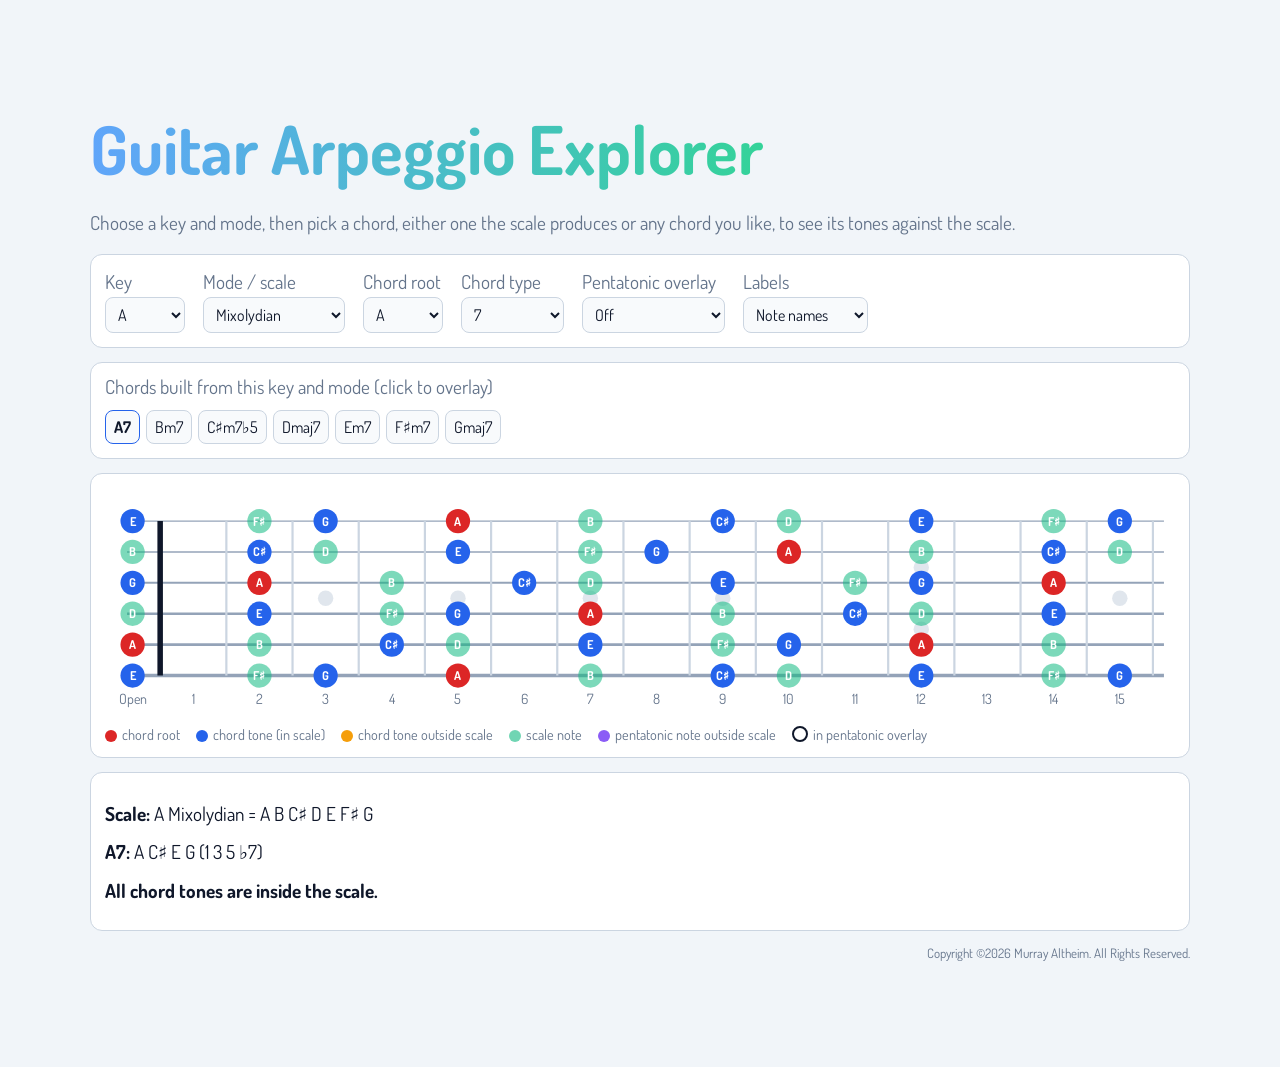
<file: arpeggio/index.html>
<!DOCTYPE html>
<html lang="en">
<head>
  <meta charset="utf-8">
  <meta name="viewport" content="width=device-width, initial-scale=1, viewport-fit=cover">
  <title>Guitar Arpeggio Explorer</title>
  <style>
    @import url('https://fonts.googleapis.com/css2?family=Dosis:wght@200..800&display=swap');
    :root{--bg:#f1f5f9;--panel:#fff;--text:#0f172a;--mute:#64748b;--line:#cbd5e1;--string:#94a3b8;--chord:#2563eb;--root:#dc2626;--scale:#10b981;--out:#f59e0b;--blue:#8b5cf6;--ring:#0f172a;--field:#f8fafc;
    box-sizing:border-box;padding-top:env(safe-area-inset-top,0px);padding-bottom:env(safe-area-inset-bottom,0px)}
    @media (prefers-color-scheme:dark){:root:not([data-theme="light"]){--bg:#0f172a;--panel:#1e293b;--text:#f8fafc;--mute:#94a3b8;--line:#475569;--string:#94a3b8;--ring:#f8fafc;--field:#0f172a;color-scheme:dark}}
    :root[data-theme="dark"]{--bg:#0f172a;--panel:#1e293b;--text:#f8fafc;--mute:#94a3b8;--line:#475569;--string:#94a3b8;--ring:#f8fafc;--field:#0f172a;color-scheme:dark}
    html{
      scroll-padding-top:env(safe-area-inset-top,0px)
    }
    body{
      margin:0; padding:16px;
      background:var(--bg);
      color:var(--text);
      font-family: "Dosis", sans-serif; system-ui,-apple-system,"Segoe UI",Roboto,sans-serif;
      font-size: 140%;
    }
    .wrap{
      max-width:1100px;
      margin: 4em auto;
    }
    h1{
      font-size: 300%;
      font-weight:700;margin:0 0 4px;width:fit-content;max-width:100%;
      background:linear-gradient(to right,#60a5fa,#34d399);-webkit-background-clip:text;
      background-clip:text;color:transparent;-webkit-text-fill-color:transparent
    }
    .sub{
      margin: 1em 0;
      color:var(--mute);
      font-size:1.2rem;
    }
    .panel{
      background:var(--panel);border:1px solid var(--line);border-radius:12px;padding:14px;margin-bottom:14px
    }
    .controls{
      display:flex;flex-wrap:wrap;gap:12px 18px;align-items:flex-end;
    }
    label{
      display:flex;flex-direction:column;
      font-size:1.2rem;
      color:var(--mute);gap:3px
    }
    select, button {
      font: inherit;
      font-size: 1.0rem;
      padding:6px 8px;border-radius:8px;border:1px solid var(--line);background:var(--field);color:var(--text)
    }
    button{cursor:pointer}button:hover{border-color:var(--chord)}
    .row{
      display:flex;gap:6px;align-items:center;flex-wrap:wrap
    }
    .scroll{
      overflow-x:auto
    }
    svg{
      display:block;min-width:760px;width:100%;height:auto;
    }
    .fl{
      stroke:var(--line);stroke-width:2}.st{stroke:var(--string)}.nut{stroke:var(--text);stroke-width:5
    }
    .mk{
      fill:var(--line);
      opacity:.6}.fn{fill:var(--mute);
      font-size: 0.8rem;
      text-anchor: middle;
    }
    .nt{
      font-size:11px;
      font-weight:700;text-anchor:middle;fill:#fff;pointer-events:none
    }
    .legend{display:flex;flex-wrap:wrap;gap:6px 16px;
      font-size:0.9rem;
      color:var(--mute);margin-top:8px;
    }
    .dot{display:inline-block;width:12px;height:12px;border-radius:50%;margin-right:5px;vertical-align:-2px}
    #info p{
      margin: 0.7em 0;
      font-size:1.2rem;
    }
    .copyright { 
      color:var(--mute);
      font-size: small; text-align: right; 
    }
  </style>
</head>
<body>
<div class="wrap">
<h1>Guitar Arpeggio Explorer</h1>
<p class="sub">
  Choose a key and mode, then pick a chord, either one the scale produces or any chord you like, to see its tones against the scale.
</p>
<div class="panel controls">
  <label>Key <select id="key"></select></label>
  <label>Mode / scale <select id="scale"></select></label>
  <label>Chord root <select id="croot"></select></label>
  <label>Chord type <select id="cq"></select></label>
  <label>Pentatonic overlay <select id="pent">
    <option value="">Off</option>
    <option value="m:key">Minor, key root</option>
    <option value="M:key">Major, key root</option>
    <option value="m:chord">Minor, chord root</option>
    <option value="M:chord">Major, chord root</option></select></label>
  <label>Labels <select id="lab"><option value="n">Note names</option><option value="d">Chord degrees</option></select></label>
</div>
<div class="panel" style="padding-top: 0.5em">
  <label>Chords built from this key and mode (click to overlay)<span class="row" id="dia" style="margin-top:0.4em"></span></label>
</div>

<div class="panel">
  <div class="scroll"><div id="board"></div></div>
  <div class="legend">
    <span><i class="dot" style="background:var(--root)"></i>chord root</span>
    <span><i class="dot" style="background:var(--chord)"></i>chord tone (in scale)</span>
    <span><i class="dot" style="background:var(--out)"></i>chord tone outside scale</span>
    <span><i class="dot" style="background:var(--scale);opacity:.6"></i>scale note</span>
    <span><i class="dot" style="background:var(--blue)"></i>pentatonic note outside scale</span>
    <span><i class="dot" style="border:2px solid var(--ring)"></i>in pentatonic overlay</span>
  </div>
</div>

<div class="panel" id="info"></div>
<p class="copyright">Copyright &copy;2026 Murray Altheim. All Rights Reserved.</p>
</div>

<script>
const SH=['C','C♯','D','D♯','E','F','F♯','G','G♯','A','A♯','B'];
const FL=['C','D♭','D','E♭','E','F','G♭','G','A♭','A','B♭','B'];
const SCALES={Ionian:[0,2,4,5,7,9,11],Dorian:[0,2,3,5,7,9,10],Phrygian:[0,1,3,5,7,8,10],Lydian:[0,2,4,6,7,9,11],Mixolydian:[0,2,4,5,7,9,10],Aeolian:[0,2,3,5,7,8,10],Locrian:[0,1,3,5,6,8,10],'Pentatonic Major':[0,2,4,7,9],'Pentatonic Minor':[0,3,5,7,10],'Harmonic Major':[0,2,4,5,7,8,11],'Harmonic Minor':[0,2,3,5,7,8,11]};
const CH={
  '':{n:'(no chord)',iv:[],dg:[]},
  '7':{n:'7',iv:[0,4,7,10],dg:['1','3','5','♭7']},
  'maj7':{n:'maj7',iv:[0,4,7,11],dg:['1','3','5','7']},
  'm7':{n:'m7',iv:[0,3,7,10],dg:['1','♭3','5','♭7']},
  'maj':{n:'major',iv:[0,4,7],dg:['1','3','5']},
  'm':{n:'minor',iv:[0,3,7],dg:['1','♭3','5']},
  'm7b5':{n:'m7♭5',iv:[0,3,6,10],dg:['1','♭3','♭5','♭7']},
  'dim7':{n:'dim7',iv:[0,3,6,9],dg:['1','♭3','♭5','𝄫7']},
  'sus4':{n:'sus4',iv:[0,5,7],dg:['1','4','5']},
  'mMaj7':{n:'m(maj7)',iv:[0,3,7,11],dg:['1','♭3','5','7']},
  'maj7#5':{n:'maj7♯5',iv:[0,4,8,11],dg:['1','3','♯5','7']}
};
const PENT={m:[0,3,5,7,10],M:[0,2,4,7,9]};
const OPEN=[4,11,7,2,9,4]; // high E on top
const FRETS=15,$=id=>document.getElementById(id);
const rootSel=[...SH].map((n,i)=>`<option value="${i}">${n==='C♯'?'C♯/D♭':n==='D♯'?'D♯/E♭':n==='F♯'?'F♯/G♭':n==='G♯'?'G♯/A♭':n==='A♯'?'A♯/B♭':n}</option>`).join('');
$('key').innerHTML=rootSel;$('croot').innerHTML=rootSel;
$('scale').innerHTML=Object.keys(SCALES).map(s=>`<option>${s}</option>`).join('');
$('cq').innerHTML=Object.keys(CH).map(k=>`<option value="${k}">${CH[k].n}</option>`).join('');
$('key').value=9;$('scale').value='Mixolydian';$('croot').value=9;$('cq').value='7';

function render(){
  const key=+$('key').value,scale=SCALES[$('scale').value],cr=+$('croot').value,ch=CH[$('cq').value];
  const names=[1,3,5,8,10].includes(key)?FL:SH;
  const sc=new Set(scale.map(i=>(key+i)%12));
  const cMap=new Map(ch.iv.map((i,k)=>[(cr+i)%12,ch.dg[k]]));
  const pv=$('pent').value;let pc=new Set();
  if(pv){const[t,r]=pv.split(':');const pr=r==='key'?key:cr;pc=new Set(PENT[t].map(i=>(pr+i)%12));}
  const deg=$('lab').value==='d';
  const sp=60,nx=50,top=30,ss=28,H=top+5*ss+38,W=nx+FRETS*sp+20;
  let s=`<svg viewBox="0 0 ${W} ${H}" xmlns="http://www.w3.org/2000/svg">`;
  [3,5,7,9,15].forEach(f=>s+=`<circle class="mk" cx="${nx+f*sp-sp/2}" cy="${top+2.5*ss}" r="7"/>`);
  s+=`<circle class="mk" cx="${nx+12*sp-sp/2}" cy="${top+1.5*ss}" r="7"/><circle class="mk" cx="${nx+12*sp-sp/2}" cy="${top+3.5*ss}" r="7"/>`;
  for(let i=0;i<6;i++)s+=`<line class="st" x1="20" x2="${W-10}" y1="${top+i*ss}" y2="${top+i*ss}" style="stroke-width:${1+i*.4}"/>`;
  s+=`<line class="nut" x1="${nx}" x2="${nx}" y1="${top}" y2="${top+5*ss}"/>`;
  for(let f=1;f<=FRETS;f++){const x=nx+f*sp;s+=`<line class="fl" x1="${x}" x2="${x}" y1="${top}" y2="${top+5*ss}"/><text class="fn" x="${x-sp/2}" y="${H-12}">${f}</text>`;}
  s+=`<text class="fn" x="25" y="${H-12}">Open</text>`;
  for(let i=0;i<6;i++)for(let f=0;f<=FRETS;f++){
    const p=(OPEN[i]+f)%12,x=f?nx+f*sp-sp/2:25,y=top+i*ss;
    const inC=cMap.has(p),inS=sc.has(p),inP=pc.has(p);
    let fill=null,op=1;
    if(inC&&p===cr)fill='var(--root)';
    else if(inC&&inS)fill='var(--chord)';
    else if(inC)fill='var(--out)';
    else if(inS){fill='var(--scale)';op=.55;}
    else if(inP)fill='var(--blue)';
    if(!fill&&!inP)continue;
    const ring=inP?'stroke="var(--ring)" stroke-width="2.5"':'stroke="none"';
    s+=`<circle cx="${x}" cy="${y}" r="11" fill="${fill||'none'}" opacity="${fill?op:1}" ${ring}/>`;
    if(fill)s+=`<text class="nt" x="${x}" y="${y+4}">${deg&&inC?cMap.get(p):names[p]}</text>`;
  }
  $('board').innerHTML=s+'</svg>';buildDia();

  const list=a=>a.map(p=>names[p]).join(' ');
  const key_=names[key]+' '+$('scale').value;
  let h=`<p><b>Scale:</b> ${key_} = ${list([...scale.map(i=>(key+i)%12)])}</p>`;
  if(ch.iv.length){
    const cn=names[cr]+(ch.n==='major'?'':ch.n==='minor'?'m':ch.n);
    const tones=ch.iv.map(i=>(cr+i)%12),out=tones.filter(p=>!sc.has(p));
    h+=`<p><b>${cn}:</b> ${list(tones)} (${ch.dg.join(' ')})</p>`;
    h+=out.length?`<p style="color:var(--out)"><b>Outside the scale:</b> ${list(out)}. This is the note that makes the change interesting; look for the half-step move into or out of it.</p>`
      :`<p><b>All chord tones are inside the scale.</b></p>`;
  }
  $('info').innerHTML=h;
}
['key','scale','croot','cq','pent','lab'].forEach(id=>$(id).onchange=render);
function buildDia(){
  const key=+$('key').value,sc=SCALES[$('scale').value],names=[1,3,5,8,10].includes(key)?FL:SH;
  const cr=+$('croot').value,cq=$('cq').value,box=$('dia');box.innerHTML='';
  if(sc.length!==7){box.innerHTML='<span style="color:var(--mute);font-size:.85rem">Chords are stacked from 7-note scales. Pick a mode or a harmonic scale, or choose any chord above.</span>';return;}
  sc.forEach((r,i)=>{
    const iv=[0,2,4,6].map(k=>(sc[(i+k)%7]-r+12)%12);
    const q=Object.keys(CH).find(k=>k&&CH[k].iv.length===4&&CH[k].iv.every((v,j)=>v===iv[j]));
    if(!q)return;
    const root=(key+r)%12,b=document.createElement('button');
    b.textContent=names[root]+q.replace('b5','♭5').replace('#5','♯5');
    if(root===cr&&q===cq){b.style.borderColor='var(--chord)';b.style.fontWeight='700';}
    b.onclick=()=>{$('croot').value=root;$('cq').value=q;render();};
    box.appendChild(b);
  });
}
render();
</script>
</body>
</html>
</file>
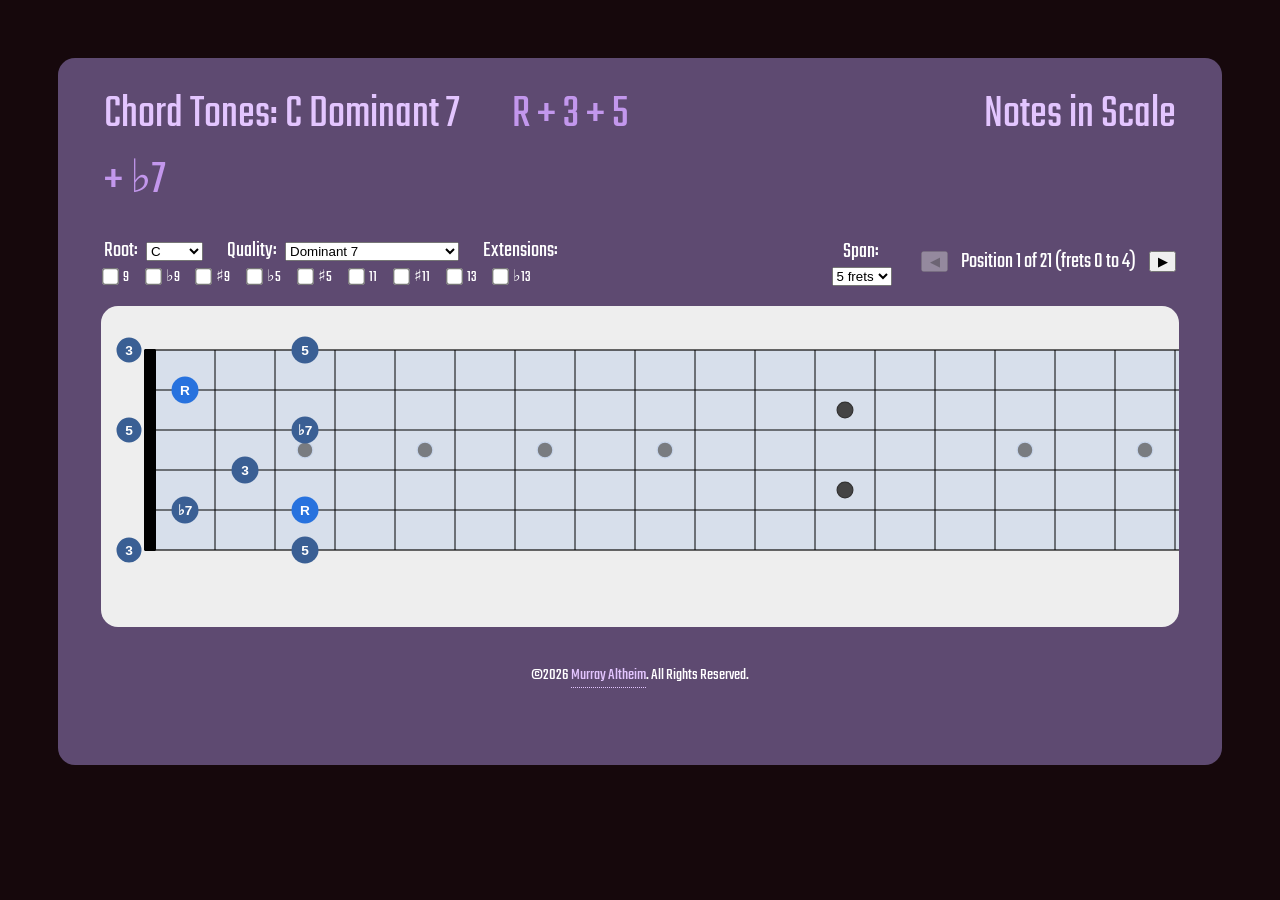
<file: chordtones/index.html>
<!DOCTYPE html>
<html lang="en">
<head>
  <meta http-equiv="content-type" content="text/html; charset=UTF-8">
  <title>Chord Tones</title>
  <link rel="stylesheet" type="text/css" href="../fretboard/style/fretboard.css" />
  <script src="../fretboard/script/jquery-1.12.4.min.js"></script>
  <script src="./script/chord.js"></script>
  <style>
    #extlist label {
      font-size: 110%; white-space: nowrap; margin-right: 0.8em;
    }
    #extlist input[type=checkbox] {
      transform: scale(1.3); margin: 0 0.3em 0 0; vertical-align: middle;
    }
    #extlist label:has(input:disabled) { opacity: 0.35; }
    #chordformula {
      color: #c397ed; font-size: 100%; margin: 0 0 0 1em;
    }
    .position {
      display: flex; align-items: center; justify-content: flex-end; gap: 0.6em;
      color: white; font-size: 150%;
    }
    .position button { font-size: 60%; padding: 0.1em 0.5em; }
    #positionlabel { white-space: nowrap; }
    div.svg {
      margin: 1em auto ;
      padding: 1em 1em 0em 1em;
      background-color: #eeeeee ;
      transform: scale(1.0, 1.0);
    }
    #svg2 tspan {
      font-size: 0.95em;
    }
  </style>
</head>
<body>
<div id="wrapper">
<table id="thead" summary="formatting">
  <tbody><tr>
    <td width="50%" align="left">
      <h1>Chord Tones: <span id="chordtitle"></span>&nbsp;<span id="chordformula"></span></h1>
    </td>
    <td width="50%" valign="top" align="right">
      <h1 id="xlink"><a href="../fretboard/">Notes in Scale</a></h1>
    </td>
  </tr>
</tbody></table>
<div class="action">
  <table summary="formatting" border="0">
    <tbody><tr>
      <td align="left">
        <label for="rootselect">Root:</label>&nbsp;
        <select id="rootselect"></select>
        <label for="qualityselect" style="padding-left:1em">Quality:</label>&nbsp;
        <select id="qualityselect"></select>
        <label style="padding-left:1em">Extensions:</label>&nbsp;
        <span id="extlist"></span>
      </td>
      <td align="right">
        <label for="spanselect" style="padding-left:1em; padding-right:0.5em; margin-right:0em;">Span:</label>&nbsp;
        <select id="spanselect"></select>
      </td>
      <td align="right" width="20%">
        <div class="position">
          <button id="prev" style="margin-left:2em" aria-label="previous position">◀</button>
          <span id="positionlabel"></span>
          <button id="next" aria-label="next position">▶</button>
        </div>
      </td>
    </tr>
  </tbody></table>
</div>
<div class="svg">
<svg id="svg2" version="1.2" xmlns="http://www.w3.org/2000/svg" width="1570" height="300">
  <defs id="defs4"></defs>
</svg>
</div>
<p id="footer_copyright">©2026 <a target="_blank" href="http://altheim.com/murray/">Murray Altheim</a>. All Rights Reserved.</p>
</div>
</body>
</html>
</file>
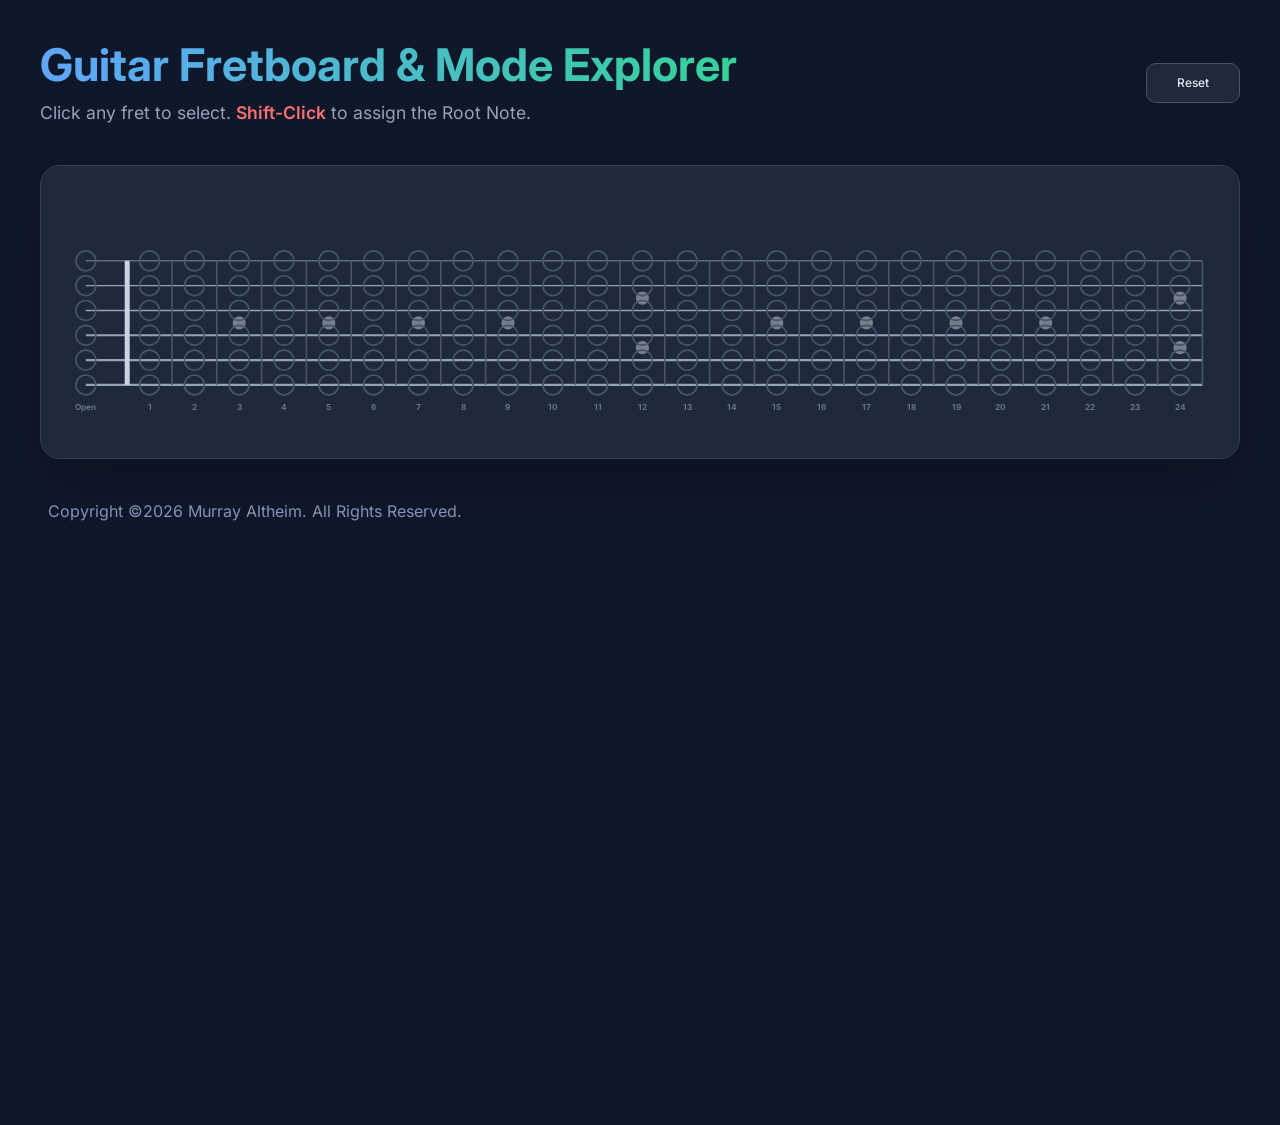
<file: explorer/index.html>
<!DOCTYPE html>
<html lang="en">
<head>
    <meta charset="UTF-8">
    <meta name="viewport" content="width=device-width, initial-scale=1.0">
    <title>Interactive Fretboard & Mode Explorer</title>
    <!-- <script src="https://cdn.tailwindcss.com"></script> -->
    <link rel="stylesheet" href="tailwind-static.css">
    <link href="https://fonts.googleapis.com/css2?family=Inter:wght@400;500;600;700&display=swap" rel="stylesheet">
    <style>
        body {
            font-family: 'Inter', sans-serif;
            background-color: #0f172a; 
            color: #f8fafc; 
            zoom: 125%;
        }
        #fretboard-container {
            width: 100%;
            max-width: 100%;
            box-sizing: border-box;
            overflow-x: hidden; 
        }
        svg.fretboard-svg {
            width: 100%;
            height: auto;
            display: block;
            max-width: 100%;
        }
        #footer {
            margin-left: 0.5em;
            font-size: 80%;
            color: #8b95ba;
        }
        #matches-section {
            zoom: 80%;
        }
        #reset-button {
            font-size: 60%;
        }

        .fret-line { stroke: #475569; stroke-width: 2; }
        .string-line { stroke: #94a3b8; stroke-width: 2; }
        .nut-line { stroke: #cbd5e1; stroke-width: 6; }
        .fret-marker { fill: #e2e8f0; opacity: 0.45; }
        
        .note-circle {
            cursor: pointer;
            transition: all 0.2s ease;
            fill: transparent;
            stroke: #475569;
            stroke-width: 2;
        }
        
        .note-text {
            pointer-events: none;
            user-select: none;
            font-size: 11px;
            font-weight: 700;
            fill: transparent;
            transition: fill 0.2s ease;
        }

        .note-group:hover .note-circle {
            stroke: #94a3b8;
            fill: rgba(148, 163, 184, 0.2);
        }
        .note-group:hover .note-text {
            fill: #94a3b8;
        }

        .note-group.selected .note-circle {
            fill: #3b82f6; 
            stroke: #60a5fa; 
        }
        .note-group.selected .note-text {
            fill: #ffffff;
        }

        .note-group.root .note-circle {
            fill: #ef4444; 
            stroke: #f87171; 
        }
        .note-group.root .note-text {
            fill: #ffffff;
        }

        .note-group.scale-member .note-circle {
            fill: #10b981; 
            stroke: #34d399; 
        }
        .note-group.scale-member .note-text {
            fill: #ffffff;
        }

        .match-badge { transition: all 0.2s ease; }
        .match-badge:hover { transform: translateY(-2px); }
        .match-badge.active-spelling {
            background-color: #10b981;
            color: white;
            border-color: #059669;
        }
        .match-badge.family {
            background-color: rgba(139, 92, 246, 0.18);
            color: #c4b5fd;
            border-color: #8b5cf6;
        }
        .match-badge.sibling {
            background-color: rgba(245, 158, 11, 0.15);
            color: #fcd34d;
            border-color: #f59e0b;
            box-shadow: 0 0 0 1px #f59e0b;
        }
        .match-badge.faded { opacity: 0.35; }
        .match-badge.faded:hover { opacity: 0.7; }
    </style>
</head>
<body class="min-h-screen p-4 md:p-8 flex flex-col items-center">

    <div class="max-w-7xl w-full space-y-8">
        
        <div class="flex flex-col md:flex-row justify-between items-center gap-4 text-center md:text-left">
            <div>
                <h1 class="text-3xl md:text-4xl font-bold bg-clip-text text-transparent bg-gradient-to-r from-blue-400 to-emerald-400">
                    Guitar Fretboard & Mode Explorer
                </h1>
                <p class="text-slate-400 text-sm mt-2">
                    Click any fret to select. <span class="text-red-400 font-semibold">Shift-Click</span> to assign the Root Note.
                </p>
            </div>
            <button id="reset-button" onclick="resetApp()" class="px-6 py-2 bg-slate-800 hover:bg-slate-700 border border-slate-600 rounded-lg font-medium transition-colors text-slate-200 shadow-sm flex items-center gap-2">Reset</button>
        </div>

        <div class="bg-slate-800 p-4 rounded-2xl shadow-2xl border border-slate-700 w-full relative">
            <div id="active-spelling-banner" class="absolute top-4 left-0 w-full text-emerald-400 font-medium text-center transition-opacity duration-300 opacity-0 z-10 drop-shadow-md">
                Active Selection: <span id="active-spelling-name" class="font-bold"></span>
            </div>
            
            <div id="fretboard-container" class="w-full pt-10 pb-4 cursor-crosshair">
                <!-- SVG dynamically injected here -->
            </div>
        </div>

        <div id="matches-section" class="bg-slate-800 rounded-2xl p-6 md:p-8 shadow-xl border border-slate-700 hidden">
            <h2 class="text-xl font-bold mb-6 border-b border-slate-700 pb-2">Matching Scales and Modes</h2>
            <div id="sibling-note" class="hidden mb-6 text-sm text-amber-300 bg-amber-500/10 border border-amber-500/40 rounded-lg px-4 py-2"></div>
            <div id="matches-grid" class="grid grid-cols-1 md:grid-cols-2 lg:grid-cols-3 gap-6">
                <!-- Matches injected here -->
            </div>
        </div>
        <div id="footer">
          Copyright &copy;2026 Murray Altheim. All Rights Reserved.
        </div>
    </div>

    <script>
        var SCALES = {
            "Ionian": { intervals: [0, 2, 4, 5, 7, 9, 11] },
            "Dorian": { intervals: [0, 2, 3, 5, 7, 9, 10] },
            "Phrygian": { intervals: [0, 1, 3, 5, 7, 8, 10] },
            "Lydian": { intervals: [0, 2, 4, 6, 7, 9, 11] },
            "Mixolydian": { intervals: [0, 2, 4, 5, 7, 9, 10] },
            "Aeolian": { intervals: [0, 2, 3, 5, 7, 8, 10] },
            "Locrian": { intervals: [0, 1, 3, 5, 6, 8, 10] },
            "Pentatonic Major": { intervals: [0, 2, 4, 7, 9] },
            "Pentatonic Minor": { intervals: [0, 3, 5, 7, 10] },
            "Harmonic Major": { intervals: [0, 2, 4, 5, 7, 8, 11] },
            "Harmonic Minor": { intervals: [0, 2, 3, 5, 7, 8, 11] }
        };

        var STANDARD_ROOTS = {
            0:  { name: 'C', letterIndex: 0, bias: 'b', label: 'C' },
            1:  { name: 'D♭', letterIndex: 1, bias: 'b', label: 'C♯/D♭' },
            2:  { name: 'D', letterIndex: 1, bias: '#', label: 'D' },
            3:  { name: 'E♭', letterIndex: 2, bias: 'b', label: 'D♯/E♭' },
            4:  { name: 'E', letterIndex: 2, bias: '#', label: 'E' },
            5:  { name: 'F', letterIndex: 3, bias: 'b', label: 'F' },
            6:  { name: 'F♯', letterIndex: 3, bias: '#', label: 'F♯/G♭' },
            7:  { name: 'G', letterIndex: 4, bias: '#', label: 'G' },
            8:  { name: 'A♭', letterIndex: 5, bias: 'b', label: 'G♯/A♭' },
            9:  { name: 'A', letterIndex: 5, bias: '#', label: 'A' },
            10: { name: 'B♭', letterIndex: 6, bias: 'b', label: 'A♯/B♭' },
            11: { name: 'B', letterIndex: 6, bias: '#', label: 'B' }
        };

        var STRINGS_PITCHES = [4, 11, 7, 2, 9, 4]; // E A D G B E

        var selectedPositions = new Set();
        var rootPosition = null;
        var activeMatchId = null;
        var activeRelativeSet = null; // Stores pitch set when a mode is clicked without explicit root

        function renderFretboard() {
            var container = document.getElementById('fretboard-container');
            var totalFrets = 24;
            
            var svgWidth = 1400;
            var svgHeight = 220;
            var openStringX = 30;
            var nutX = 80;
            var fretSpacing = (svgWidth - nutX - 20) / totalFrets;
            var stringSpacing = 30;
            var topStringY = 30;

            var svgHTML = '<svg width="' + svgWidth + '" height="' + svgHeight + '" viewBox="0 0 ' + svgWidth + ' ' + svgHeight + '" xmlns="http://www.w3.org/2000/svg" class="fretboard-svg select-none mx-auto block">';

            var markers = [3, 5, 7, 9, 12, 15, 17, 19, 21, 24];
            markers.forEach(function(fret) {
                var cx = nutX + (fret * fretSpacing) - (fretSpacing / 2);
                if (fret === 12 || fret === 24) {
                    svgHTML += '<circle cx="' + cx + '" cy="' + (topStringY + stringSpacing * 1.5) + '" r="8" class="fret-marker" />';
                    svgHTML += '<circle cx="' + cx + '" cy="' + (topStringY + stringSpacing * 3.5) + '" r="8" class="fret-marker" />';
                } else {
                    svgHTML += '<circle cx="' + cx + '" cy="' + (topStringY + stringSpacing * 2.5) + '" r="8" class="fret-marker" />';
                }
            });

            for (var s = 0; s < 6; s++) {
                var y = topStringY + (s * stringSpacing);
                var thickness = 1 + (s * 0.4); 
                svgHTML += '<line x1="' + openStringX + '" y1="' + y + '" x2="' + (svgWidth - 20) + '" y2="' + y + '" class="string-line" style="stroke-width: ' + thickness + ';" />';
            }

            svgHTML += '<line x1="' + nutX + '" y1="' + topStringY + '" x2="' + nutX + '" y2="' + (topStringY + (5 * stringSpacing)) + '" class="nut-line" />';

            for (var f = 1; f <= totalFrets; f++) {
                var x = nutX + (f * fretSpacing);
                svgHTML += '<line x1="' + x + '" y1="' + topStringY + '" x2="' + x + '" y2="' + (topStringY + (5 * stringSpacing)) + '" class="fret-line" />';
                svgHTML += '<text x="' + (x - fretSpacing/2) + '" y="' + (svgHeight - 10) + '" text-anchor="middle" class="fill-slate-500 text-[10px] font-bold">' + f + '</text>';
            }
            svgHTML += '<text x="' + openStringX + '" y="' + (svgHeight - 10) + '" text-anchor="middle" class="fill-slate-500 text-[10px] font-bold">Open</text>';

            for (var s2 = 0; s2 < 6; s2++) {
                var y2 = topStringY + (s2 * stringSpacing);
                var stringBasePitch = STRINGS_PITCHES[s2];

                for (var f2 = 0; f2 <= totalFrets; f2++) {
                    var x2 = f2 === 0 ? openStringX : nutX + (f2 * fretSpacing) - (fretSpacing / 2);
                    var pitch = (stringBasePitch + f2) % 12;
                    var posId = s2 + '-' + f2;

                    svgHTML += '<g id="group-' + posId + '" class="note-group" onclick="handleNoteClick(event, ' + s2 + ', ' + f2 + ', ' + pitch + ')">' +
                               '<circle id="circle-' + posId + '" cx="' + x2 + '" cy="' + y2 + '" r="12" class="note-circle" />' +
                               '<text id="label-' + posId + '" x="' + x2 + '" y="' + (y2 + 4) + '" text-anchor="middle" class="note-text">' +
                               STANDARD_ROOTS[pitch].label +
                               '</text>' +
                               '</g>';
                }
            }

            svgHTML += '</svg>';
            container.innerHTML = svgHTML;
            updateFretboardVisuals();
        }

        function handleNoteClick(event, stringIdx, fretIdx, pitch) {
            var isShift = event.shiftKey;
            var posId = stringIdx + '-' + fretIdx;

            // Clear relative mode selection upon manual note click
            activeRelativeSet = null;

            if (isShift) {
                if (rootPosition === posId) {
                    rootPosition = null;
                    selectedPositions.delete(posId);
                } else {
                    rootPosition = posId;
                    selectedPositions.add(posId);
                }
            } else {
                if (selectedPositions.has(posId)) {
                    selectedPositions.delete(posId);
                    if (rootPosition === posId) rootPosition = null;
                } else {
                    selectedPositions.add(posId);
                }
            }

            activeMatchId = null;
            document.getElementById('active-spelling-banner').classList.replace('opacity-100', 'opacity-0');
            resetLabels();
            
            updateFretboardVisuals();
            calculateAndRenderMatches();
        }

        function resetApp() {
            selectedPositions.clear();
            rootPosition = null;
            activeMatchId = null;
            activeRelativeSet = null;
            document.getElementById('active-spelling-banner').classList.replace('opacity-100', 'opacity-0');
            resetLabels();
            updateFretboardVisuals();
            calculateAndRenderMatches();
        }

        function updateFretboardVisuals() {
            var scalePitches = null;
            var activeRootPitch = null;
            
            if (activeMatchId) {
                var parts = activeMatchId.split('-');
                activeRootPitch = parseInt(parts[0]);
                var scaleName = parts[1];
                var scaleData = SCALES[scaleName];
                scalePitches = new Set(scaleData.intervals.map(function(iv) {
                    return (activeRootPitch + iv) % 12;
                }));
            } else if (activeRelativeSet) {
                scalePitches = activeRelativeSet;
            }

            for (var s = 0; s < 6; s++) {
                var stringBasePitch = STRINGS_PITCHES[s];
                for (var f = 0; f <= 24; f++) {
                    var posId = s + '-' + f;
                    var group = document.getElementById('group-' + posId);
                    if (!group) continue;

                    var pitch = (stringBasePitch + f) % 12;

                    group.classList.remove('selected', 'root', 'scale-member');

                    if (activeRootPitch !== null && pitch === activeRootPitch) {
                        group.classList.add('root');
                    } else if (rootPosition === posId) {
                        group.classList.add('root');
                    } else if (selectedPositions.has(posId)) {
                        group.classList.add('selected');
                    } else if (scalePitches && scalePitches.has(pitch)) {
                        group.classList.add('scale-member');
                    }
                }
            }
        }

        function getEnharmonicSpelling(rootPitch, scaleName) {
            var rootInfo = STANDARD_ROOTS[rootPitch];
            var labels = new Array(12).fill("");
            var letters = ['C', 'D', 'E', 'F', 'G', 'A', 'B'];
            var natPitches = [0, 2, 4, 5, 7, 9, 11];

            var scaleRef = SCALES[scaleName];
            var diatonicIntervals = scaleRef.intervals;
            var numNotes = diatonicIntervals.length;

            for (var i = 0; i < numNotes; i++) {
                var targetPitch = (rootPitch + diatonicIntervals[i]) % 12;
                var letterIdx = (rootInfo.letterIndex + i) % 7;
                var natPitch = natPitches[letterIdx];
                
                var diff = targetPitch - natPitch;
                if (diff < -6) diff += 12;
                if (diff > 6) diff -= 12;

                var accidental = "";
                if (diff === 1) accidental = "♯";
                else if (diff === 2) accidental = "𝄪";
                else if (diff === -1) accidental = "♭";
                else if (diff === -2) accidental = "𝄫";

                labels[targetPitch] = letters[letterIdx] + accidental;
            }

            var defaultFlats = ["C", "D♭", "D", "E♭", "E", "F", "G♭", "G", "A♭", "A", "B♭", "B"];
            var defaultSharps = ["C", "C♯", "D", "D♯", "E", "F", "F♯", "G", "G♯", "A", "A♯", "B"];
            
            for (var j = 0; j < 12; j++) {
                if (!labels[j]) {
                    labels[j] = rootInfo.bias === 'b' ? defaultFlats[j] : defaultSharps[j];
                }
            }

            return labels;
        }

        function resetLabels() {
            var defaults = ["C", "C♯/D♭", "D", "D♯/E♭", "E", "F", "F♯/G♭", "G", "G♯/A♭", "A", "A♯/B♭", "B"];
            updateAllLabels(defaults);
        }

        function updateAllLabels(pitchLabelArray) {
            for (var s = 0; s < 6; s++) {
                var stringBasePitch = STRINGS_PITCHES[s];
                for (var f = 0; f <= 24; f++) {
                    var posId = s + '-' + f;
                    var pitch = (stringBasePitch + f) % 12;
                    var textEl = document.getElementById('label-' + posId);
                    if (textEl) textEl.textContent = pitchLabelArray[pitch];
                }
            }
        }

        function calculateAndRenderMatches() {
            var matchSection = document.getElementById('matches-section');
            var grid = document.getElementById('matches-grid');
            
            if (selectedPositions.size === 0) {
                matchSection.classList.add('hidden');
                return;
            }
            
            matchSection.classList.remove('hidden');
            var matches = [];

            var uniqueSelectedPitches = new Set();
            selectedPositions.forEach(function(pos) {
                var parts = pos.split('-');
                var s = parseInt(parts[0]);
                var f = parseInt(parts[1]);
                var pitch = (STRINGS_PITCHES[s] + f) % 12;
                uniqueSelectedPitches.add(pitch);
            });
            var selectedPitchesArr = Array.from(uniqueSelectedPitches);

            var rootPitchOverride = null;
            if (rootPosition) {
                var rootParts = rootPosition.split('-');
                var rootS = parseInt(rootParts[0]);
                var rootF = parseInt(rootParts[1]);
                rootPitchOverride = (STRINGS_PITCHES[rootS] + rootF) % 12;
            }

            for (var r = 0; r < 12; r++) {
                if (rootPitchOverride !== null && r !== rootPitchOverride) continue;

                for (var scaleName in SCALES) {
                    if (SCALES.hasOwnProperty(scaleName)) {
                        var scaleData = SCALES[scaleName];
                        var scalePitches = scaleData.intervals.map(function(interval) {
                            return (r + interval) % 12;
                        });
                        
                        var isMatch = selectedPitchesArr.every(function(pitch) {
                            return scalePitches.includes(pitch);
                        });
                        
                        if (isMatch) {
                            matches.push({ rootPitch: r, scaleName: scaleName });
                        }
                    }
                }
            }

            renderMatches(matches, rootPitchOverride !== null);
        }

        function pitchSetKey(rootPitch, scaleName) {
            var seen = {};
            SCALES[scaleName].intervals.forEach(function(iv) {
                seen[(rootPitch + iv) % 12] = true;
            });
            return Object.keys(seen).map(Number).sort(function(a, b) { return a - b; }).join(',');
        }

        // Parent = first entry in SCALES (Ionian first) with this pitch set
        function getParent(key) {
            var names = Object.keys(SCALES);
            for (var i = 0; i < names.length; i++) {
                for (var r = 0; r < 12; r++) {
                    if (pitchSetKey(r, names[i]) === key) return { root: r, scale: names[i] };
                }
            }
            return null;
        }

        function updateSiblingNote(activeKey, root, scale, siblingCount, isRootForced) {
            var el = document.getElementById('sibling-note');
            if (activeKey === null) { el.classList.add('hidden'); return; }

            var labels = getEnharmonicSpelling(root, scale);
            var notes = SCALES[scale].intervals.map(function(iv) { return labels[(root + iv) % 12]; }).join(' ');
            var parent = getParent(activeKey);
            var parentName = STANDARD_ROOTS[parent.root].name + ' ' + (parent.scale === 'Ionian' ? 'major' : parent.scale);
            var isParent = (parent.root === root && parent.scale === scale);
            var n = SCALES[scale].intervals.length;

            var html = '<strong>' + labels[root] + ' ' + scale + '</strong> ' +
                       (isParent ? 'is the parent of this note set' : 'uses the same notes as <strong>' + parentName + '</strong>') +
                       ' (' + notes + '). ';
            if (siblingCount > 0) {
                html += siblingCount + ' other result' + (siblingCount > 1 ? 's' : '') +
                        ' (amber) use exactly the same ' + n + ' notes. ';
            } else if (isRootForced) {
                html += 'The root is locked, so other key centers are hidden. ';
            } else {
                html += 'No other results use exactly the same ' + n + ' notes. ';
            }
            html += 'Every result listed still contains your selected notes.';

            el.innerHTML = html;
            el.classList.remove('hidden');
        }

        function renderMatches(matches, isRootForced) {
            var grid = document.getElementById('matches-grid');
            grid.innerHTML = '';

            var activeKey = null, activeRoot = null, activeScale = null, siblingCount = 0;
            if (activeMatchId) {
                var ap = activeMatchId.split('-');
                activeRoot = parseInt(ap[0]);
                activeScale = ap[1];
                activeKey = pitchSetKey(activeRoot, activeScale);
            }

            if (matches.length === 0) {
                updateSiblingNote(null);
                grid.innerHTML = '<p class="col-span-full text-slate-400 italic">No standard scales or modes match these specific notes.</p>';
                return;
            }

            var grouped = {};
            matches.forEach(function(m) {
                if (!grouped[m.rootPitch]) grouped[m.rootPitch] = [];
                grouped[m.rootPitch].push(m.scaleName);
            });

            for (var r = 0; r < 12; r++) {
                if (!grouped[r]) continue;

                var rootName = STANDARD_ROOTS[r].name;
                var borderClass = isRootForced ? 'border-red-400/50 bg-slate-700/50' : 'border-slate-700 bg-slate-800/50';

                var groupHTML = '<div class="border ' + borderClass + ' rounded-xl p-4 flex flex-col gap-3 relative">' +
                                (isRootForced ? '<span class="absolute -top-3 right-4 bg-red-500 text-white text-xs px-2 py-1 rounded-full font-bold">Root Forced</span>' : '') +
                                '<h3 class="text-xl font-bold text-slate-200 border-b border-slate-600/50 pb-2">' + rootName + ' Key Center</h3>' +
                                '<div class="flex flex-wrap gap-2">';

                grouped[r].forEach(function(scaleName) {
                    var matchId = r + '-' + scaleName;
                    var isActive = (activeMatchId === matchId);

                    var isSibling = false;
                    if (activeKey !== null && !isActive && pitchSetKey(r, scaleName) === activeKey) {
                        isSibling = true;
                        siblingCount++;
                    }
                    var isFamily = /Pentatonic|Harmonic|Melodic/.test(scaleName);

                    var btnClass;
                    if (isActive) {
                        btnClass = 'active-spelling';
                    } else if (isSibling) {
                        btnClass = 'sibling cursor-pointer';
                    } else if (isFamily) {
                        btnClass = 'family cursor-pointer';
                    } else {
                        btnClass = 'bg-slate-700 text-slate-300 border-slate-600 hover:bg-slate-600 hover:text-white cursor-pointer';
                    }

                    groupHTML += '<button onclick="handleMatchClick(' + r + ', \'' + scaleName + '\')" ' +
                                 'class="match-badge px-3 py-1.5 rounded-lg text-sm font-medium border ' + btnClass + '">' +
                                 scaleName +
                                 '</button>';
                });

                groupHTML += '</div></div>';
                grid.innerHTML += groupHTML;
            }

            updateSiblingNote(activeKey, activeRoot, activeScale, siblingCount, isRootForced);
        }

        function handleMatchClick(rootPitch, scaleName) {
            var matchId = rootPitch + '-' + scaleName;
            
            if (activeMatchId === matchId) {
                activeMatchId = null;
                activeRelativeSet = null;
                resetLabels();
                document.getElementById('active-spelling-banner').classList.replace('opacity-100', 'opacity-0');
            } else {
                activeMatchId = matchId;
                
                // If no explicit root is locked via shift-click, calculate all relative modes sharing the same pitch set
                if (!rootPosition) {
                    var scaleData = SCALES[scaleName];
                    var basePitchSet = new Set(scaleData.intervals.map(function(iv) {
                        return (rootPitch + iv) % 12;
                    }));
                    activeRelativeSet = basePitchSet;
                } else {
                    activeRelativeSet = null;
                }

                var labels = getEnharmonicSpelling(rootPitch, scaleName);
                updateAllLabels(labels);
                
                var rootNameStr = labels[rootPitch];
                var banner = document.getElementById('active-spelling-banner');
                document.getElementById('active-spelling-name').textContent = rootNameStr + ' ' + scaleName;
                banner.classList.replace('opacity-0', 'opacity-100');
            }
            
            updateFretboardVisuals();
            calculateAndRenderMatches(); 
        }

        window.onload = function() {
            renderFretboard();
        };

    </script>
</body>
</html>
</file>
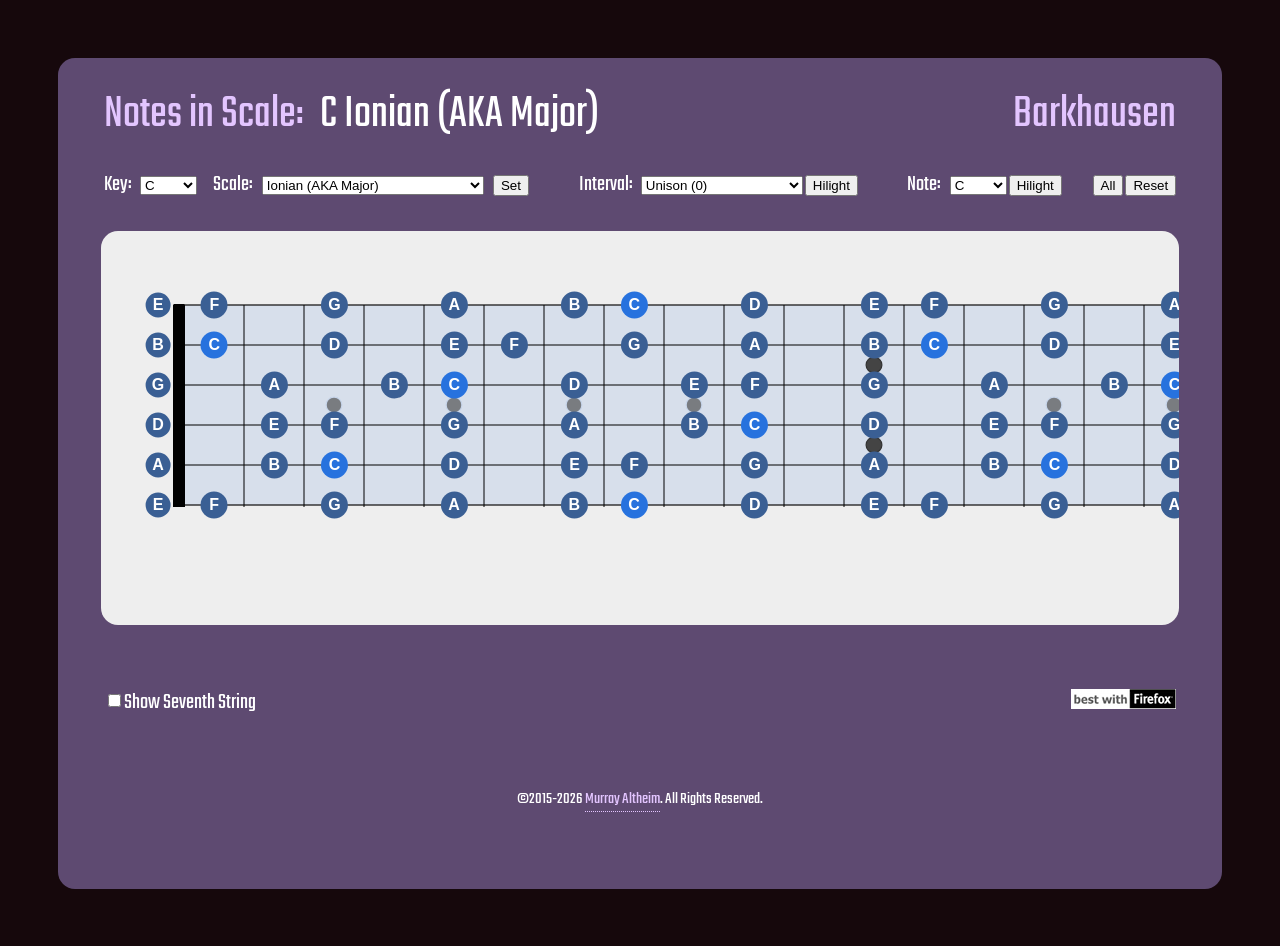
<file: fretboard/index.html>
<!--?xml version="1.0" encoding="UTF-8"?-->
<!DOCTYPE html>
<html lang="en">
<head>
  <meta http-equiv="content-type" content="text/html; charset=UTF-8">
  <title>Notes in Scale</title>
  <link rel="stylesheet" href="./style/jquery-ui.css">
  <link rel="stylesheet" type="text/css" href="./style/fretboard.css" />
  <script src="./script/jquery-1.12.4.min.js"></script>
  <script src="./script/jquery-ui.min.js"></script>
<!--<script src="./script/d3.v7.min.js"></script> -->
  <script src="./script/d3.min.js"></script> 
  <script src="./script/fretboard.js"></script>
</head>
<body>
  <script>0</script>
  <script>
    /* to prevent Firefox FOUC, this must be here */
    let FF_FOUC_FIX;
  </script>
<div id="wrapper">
<table id="thead" summary="formatting">
  <tbody><tr>
    <td width="50%" align="left">
      <h1>Notes in Scale: <span id="scaledesc"></span></h1>
    </td>
    <td width="50%" align="right">
      <h1 id="xlink"><a href="https://barkhausen.nz/2015/12/guitar-notes-in-scale-tool/">Barkhausen</a></h1>
    </td>
  </tr>
</tbody></table>
<div class="action">
  <table summary="formatting" border="0">
    <tbody><tr>
      <td align="left">
        <label for="keyselect">Key:</label>&nbsp;
        <select id="keyselect">
          <option value="C" selected="selected">C</option>
          <option value="C♯/D♭">C♯/D♭</option>
          <option value="D">D</option>
          <option value="D♯/E♭">D♯/E♭</option>
          <option value="E">E</option>
          <option value="F">F</option>
          <option value="F♯/G♭">F♯/G♭</option>
          <option value="G">G</option>
          <option value="G♯/A♭">G♯/A♭</option>
          <option value="A">A</option>
          <option value="A♯/B♭">A♯/B♭</option>
          <option value="B">B</option></select>
        <span style="margin-right:1em"></span>
        <label for="scaleselect">Scale:</label>&nbsp;
        <select id="scaleselect" class="form-control input-sm">
          <option value="ionian" selected="selected">Ionian (AKA Major)</option>
          <option value="ionian-bebop">Ionian Bebop</option>
          <option value="dorian">Dorian</option>
          <option value="dorian-bebop">Dorian Bebop</option>
          <option value="phrygian">Phrygian</option>
          <option value="phrygian-dominant">Phrygian Dominant</option>
          <option value="lydian">Lydian</option>
          <option value="mixolydian">Mixolydian</option>
          <option value="mixolydian-bebop">Mixolydian Bebop</option>
          <option value="mixolydian-b9-b13-bebop">Mixolydian ♭9 ♭13 Bebop</option>
          <option value="mixolydian-6♭">Mixolydian Flat 6</option>
          <option value="aeolian">Aeolian (AKA Natural Minor)</option>
          <option value="locrian">Locrian</option>
          <option value="major-pentatonic">Major Pentatonic</option>
          <option value="minor-pentatonic">Minor Pentatonic</option>
          <option value="major-blues">Major Blues</option>
          <option value="minor-blues">Minor Blues</option>
          <option value="harmonic-minor">Harmonic Minor</option>
          <option value="melodic-minor-asc">Melodic Minor (ascending)</option>
          <option value="melodic-minor-des">Melodic Minor (descending)</option>
          <option value="enigmatic">Enigmatic</option>
          <option value="algerian">Algerian</option>
          <option value="arabian">Arabian (AKA Diminished)</option>
          <option value="byzantine">Byzantine</option>
          <option value="egyptian">Egyptian</option>
          <option value="persian">Persian</option>
          <option value="hindu">Hindu</option>
          <option value="asavari-asc">Asavari (ascending)</option>
          <option value="asavari-des">Asavari (descending)</option>
          <option value="hirajoshi">Hirajōshi</option>
          <option value="yo">Yo</option>
          <option value="in">In</option>
          <option value="insen">Insen</option>
          <option value="neopolitan-major">Neopolitan Major</option>
          <option value="neopolitan-minor">Neopolitan Minor</option>
          <option value="hungarian-gypsy">Hungarian Gypsy</option>
          <option value="spanish-gypsy">Spanish Gypsy</option>
          <option value="ukrainian-dorian">Ukrainian Dorian</option>
          <option value="moorish-phrygian">Moorish Phrygian</option>
          <option value="mixo-dorian-blues">Mixo-Dorian Blues</option>
          <option value="half-whole-dim">Half-Whole Diminished</option>
          <option value="whole-tone">Messian First Mode (Whole Tone)</option>
          <option value="mess-2">Messiaen Second Mode</option>
          <option value="mess-3">Messiaen Third Mode</option>
          <option value="mess-4">Messiaen Fourth Mode</option>
          <option value="mess-5">Messiaen Fifth Mode</option>
          <option value="mess-6">Messiaen Sixth Mode</option>
          <option value="mess-7">Messiaen Seventh Mode</option>
        </select>
        <span style="margin-right:0.5em"></span>
        <button id="setchord">Set</button>
      </td>
      <td align="right">
        <label for="intervalselect">Interval:</label>&nbsp;
        <select id="intervalselect">
          <option value="0" selected="selected">Unison (0)</option>
          <option value="1">Minor Second (m2)</option>
          <option value="2">Major Second (M2)</option>
          <option value="3">Minor Third (m3)</option>
          <option value="4">Major Third (M3)</option>
          <option value="5">Perfect Fourth (P4)</option>
          <option value="6">Augmented Fourth (A4)</option>
          <option value="7">Perfect Fifth (P5)</option>
          <option value="8">Minor Sixth (m6)</option>
          <option value="9">Major Sixth (M6)</option>
          <option value="10">Minor Seventh (m7)</option>
          <option value="11">Major Seventh (M7)</option>
          <option value="12">Octave (Oct)</option>
        </select>
        <button id="hilightInterval">Hilight</button>
        <span style="margin-right:2em"></span>
      </td>
      <td align="right">
        <label for="noteselect">Note:</label>&nbsp;
        <select id="noteselect">
          <option value="C" selected="selected">C</option>
          <option value="C♯/D♭">C♯/D♭</option>
          <option value="D">D</option>
          <option value="D♯/E♭">D♯/E♭</option>
          <option value="E">E</option>
          <option value="F">F</option>
          <option value="F♯/G♭">F♯/G♭</option>
          <option value="G">G</option>
          <option value="G♯/A♭">G♯/A♭</option>
          <option value="A">A</option>
          <option value="A♯/B♭">A♯/B♭</option>
          <option value="B">B</option>
        </select>
        <button id="hilightNote">Hilight</button>
        <span style="margin-right:2em"></span>
        <button id="all">All</button>
        <button id="reset">Reset</button>
      </td>
    </tr>
  </tbody></table>
</div>
<div class="svg">
<svg id="svg2" version="1.2" xmlns="http://www.w3.org/2000/svg" xmlns:svg="http://www.w3.org/2000/svg" width="1570" height="300">
  <defs id="defs4"></defs>
  <g id="g4513"><g id="fretboard">
    <path d="m 40,230 0,-200 1450,-1e-6 c 20,50 20,150 0,200 z"></path><rect width="10" height="240" x="30" y="30"></rect></g>
  <g id="dots">
    <path d="m 190,122.11708 a 7.8829258,7.8829258 0 1 1 0,15.76584 7.8829258,7.8829258 0 1 1 0,-15.76584 z"></path>
    <path d="m 310,122.11708 a 7.8829258,7.8829258 0 1 1 0,15.76584 7.8829258,7.8829258 0 1 1 0,-15.76584 z"></path>
    <path d="m 430,122.11708 a 7.8829258,7.8829258 0 1 1 0,15.76584 7.8829258,7.8829258 0 1 1 0,-15.76584 z"></path>
    <path d="m 550,122.11708 a 7.8829258,7.8829258 0 1 1 0,15.76584 7.8829258,7.8829258 0 1 1 0,-15.76584 z"></path>
    <path d="m 910,122.11708 a 7.8829258,7.8829258 0 1 1 0,15.76584 7.8829258,7.8829258 0 1 1 0,-15.76584 z"></path>
    <path d="m 1030,122.11708 a 7.8829258,7.8829258 0 1 1 0,15.76584 7.8829258,7.8829258 0 1 1 0,-15.76584 z"></path>
    <path d="m 1150,122.11708 a 7.8829258,7.8829258 0 1 1 0,15.76584 7.8829258,7.8829258 0 1 1 0,-15.76584 z"></path>
    <path d="m 1270,122.11708 a 7.8829258,7.8829258 0 1 1 0,15.76584 7.8829258,7.8829258 0 1 1 0,-15.76584 z"></path>
    <path id="twelve1" d="m 730,82.095648 a 7.8829258,7.8829258 0 1 1 0,15.765844 7.8829258,7.8829258 0 1 1 0,-15.765844 z"></path>
    <path id="twelve2" d="m 730,162.07483 a 7.8829258,7.8829258 0 1 1 0,15.76584 7.8829258,7.8829258 0 1 1 0,-15.76584 z"></path></g>
  </g>
  <g id="strings">
    <path d="m 40,30 1450,0"></path><!-- 1 -->
    <path d="m 40,70 1450,0"></path><!-- 2 -->
    <path d="m 40,110 1450,0"></path><!-- 3 -->
    <path d="m 40,150 1450,0"></path><!-- 4 -->
    <path d="m 40,190 1450,0"></path><!-- 5 -->
    <path d="m 40,230 1450,0"></path><!-- 6 -->
    <path d="m 40,270 1450,0"></path><!-- 7 -->
  </g>
  <g id="fretlines">
    <path d="M 100,30 100,270"></path><!-- A -->
    <path d="M 160,30 160,270"></path><!-- B -->
    <path d="M 220,30 220,270"></path><!-- C -->
    <path d="M 280,30 280,270"></path><!-- D -->
    <path d="M 340,30 340,270"></path><!-- E -->
    <path d="M 400,30 400,270"></path><!-- F -->
    <path d="M 460,30 460,270"></path><!-- G -->
    <path d="M 520,30 520,270"></path><!-- H -->
    <path d="M 580,30 580,270"></path><!-- I -->
    <path d="M 640,30 640,270"></path><!-- J -->
    <path d="M 700,30 700,270"></path><!-- K -->
    <path d="M 760,30 760,270"></path><!-- L -->
    <path d="M 820,30 820,270"></path><!-- M -->
    <path d="M 880,30 880,270"></path><!-- N -->
    <path d="M 940,30 940,270"></path><!-- O -->
    <path d="M 1000,30 1000,270"></path><!-- P -->
    <path d="M 1060,30 1060,270"></path><!-- Q -->
    <path d="M 1120,30 1120,270"></path><!-- R -->
    <path d="M 1180,30 1180,270"></path><!-- S -->
    <path d="M 1240,30 1240,270"></path><!-- T -->
    <path d="M 1300,30 1300,270"></path><!-- U -->
    <path d="M 1360,30 1360,270"></path><!-- V -->
    <path d="M 1420,30 1420,270"></path><!-- W -->
    <path d="M 1480,30 1480,270"></path><!-- X -->
  </g>
  <g id="r7"><rect id="r7box" visibility="hidden" width="1490" height="50" x="0" y="232"></rect></g>
  <g id="frets">
    <g class="fret" id="fret0">
      <g id="f0s1" class="s1" transform="translate(0.4854663,-1)"><path d="m 26.101735,31 a 12.5,12.5 0 0 1 -25,0 12.5,12.5 0 1 1 25,0 z"></path><text y="36.054691" x="13.609548"><tspan y="36.054691" x="13.609548">1</tspan></text></g>
      <g id="f0s2" class="s2" transform="translate(0.4854663,-1)"><path d="m 26.101735,71 a 12.5,12.5 0 0 1 -25,0 12.5,12.5 0 1 1 25,0 z"></path><text y="76.054695" x="13.609548"><tspan y="76.054695" x="13.609548">2</tspan></text></g>
      <g id="f0s3" class="s3" transform="translate(0.4854663,-1)"><path d="m 26.101735,111 a 12.5,12.5 0 0 1 -25,0 12.5,12.5 0 1 1 25,0 z"></path><text y="116.05469" x="13.609548"><tspan y="116.05469" x="13.609548">3</tspan></text></g>
      <g id="f0s4" class="s4" transform="translate(0.4854663,-1)"><path d="m 26.101735,151 a 12.5,12.5 0 0 1 -25,0 12.5,12.5 0 1 1 25,0 z"></path><text y="156.05469" x="13.609548"><tspan y="156.05469" x="13.609548">4</tspan></text></g>
      <g id="f0s5" class="s5" transform="translate(0.4854663,-1)"><path d="m 26.101735,191 a 12.5,12.5 0 0 1 -25,0 12.5,12.5 0 1 1 25,0 z"></path><text y="196.05469" x="13.609548"><tspan y="196.05469" x="13.609548">5</tspan></text></g>
      <g id="f0s7" class="s7" transform="translate(0.4854663,-1)"><path d="m 26.101735,271 a 12.5,12.5 0 0 1 -25,0 12.5,12.5 0 1 1 25,0 z"></path><text y="276.05469" x="13.609548"><tspan y="276.05469" x="13.609548">7</tspan></text></g>
    </g>
    <g class="fret" id="fret1">
      <g id="f1s1" class="s1"><path d="m 83.5,30 a 13.5,13.5 0 0 1 -27,0 13.5,13.5 0 1 1 27,0 z"></path><text x="70.285156" y="35.221306"><tspan x="70.285156" y="35.221306">A1</tspan></text></g>
      <g id="f1s2" class="s2"><path d="m 83.5,70 a 13.5,13.5 0 0 1 -27,0 13.5,13.5 0 1 1 27,0 z"></path><text x="70.238281" y="75.221306"><tspan x="70.238281" y="75.221306">A2</tspan></text></g>
      <g id="f1s3" class="s3"><path d="m 83.5,110 a 13.5,13.5 0 0 1 -27,0 13.5,13.5 0 1 1 27,0 z"></path><text x="70.261719" y="115.22131"><tspan x="70.261719" y="115.22131">A3</tspan></text></g>
      <g id="f1s4" class="s4"><path d="m 83.5,150 a 13.5,13.5 0 0 1 -27,0 13.5,13.5 0 1 1 27,0 z"></path><text x="70.082031" y="155.2213"><tspan x="70.082031" y="155.2213">A4</tspan></text></g>
      <g id="f1s5" class="s5"><path d="m 83.5,190 a 13.5,13.5 0 0 1 -27,0 13.5,13.5 0 1 1 27,0 z"></path><text x="70.285156" y="195.2213"><tspan x="70.285156" y="195.2213">A5</tspan></text></g>
      <g id="f1s6" class="s6"><path d="m 83.5,230 a 13.5,13.5 0 0 1 -27,0 13.5,13.5 0 1 1 27,0 z"></path><text x="70.160156" y="235.2213"><tspan x="70.160156" y="235.2213">A6</tspan></text></g>
      <g id="f1s7" class="s7"><path d="m 83.5,270 a 13.5,13.5 0 0 1 -27,0 13.5,13.5 0 1 1 27,0 z"></path><text x="70.160156" y="275.2213"><tspan x="70.160156" y="275.2213">A7</tspan></text></g>
    </g>
    <g class="fret" id="fret2">
      <g id="f2s1" class="s1"><path d="m 143.9375,30 a 13.5,13.5 0 0 1 -27,0 13.5,13.5 0 1 1 27,0 z"></path><text x="130.26172" y="35.221306"><tspan x="130.26172" y="35.221306">B1</tspan></text></g>
      <g id="f2s2" class="s2"><path d="m 143.9375,70 a 13.5,13.5 0 0 1 -27,0 13.5,13.5 0 1 1 27,0 z"></path><text x="130.21484" y="75.221306"><tspan x="130.21484" y="75.221306">B2</tspan></text></g>
      <g id="f2s3" class="s3"><path d="m 143.9375,110 a 13.5,13.5 0 0 1 -27,0 13.5,13.5 0 1 1 27,0 z"></path><text x="130.23828" y="115.22131"><tspan x="130.23828" y="115.22131">B3</tspan></text></g>
      <g id="f2s4" class="s4"><path d="m 143.9375,150 a 13.5,13.5 0 0 1 -27,0 13.5,13.5 0 1 1 27,0 z"></path><text x="130.05859" y="155.2213"><tspan x="130.05859" y="155.2213">B4</tspan></text></g>
      <g id="f2s5" class="s5"><path d="m 143.9375,190 a 13.5,13.5 0 0 1 -27,0 13.5,13.5 0 1 1 27,0 z"></path><text x="130.26172" y="195.2213"><tspan x="130.26172" y="195.2213">B5</tspan></text></g>
      <g id="f2s6" class="s6"><path d="m 143.9375,230 a 13.5,13.5 0 0 1 -27,0 13.5,13.5 0 1 1 27,0 z"></path><text x="130.13672" y="235.2213"><tspan x="130.13672" y="235.2213">B6</tspan></text></g>
      <g id="f2s7" class="s7"><path d="m 143.9375,270 a 13.5,13.5 0 0 1 -27,0 13.5,13.5 0 1 1 27,0 z"></path><text x="130.13672" y="275.2213"><tspan x="130.13672" y="275.2213">B7</tspan></text></g>
    </g>
    <g class="fret" id="fret3">
      <g id="f3s1" class="s1"><path d="m 203.9375,30 a 13.5,13.5 0 0 1 -27,0 13.5,13.5 0 1 1 27,0 z"></path><text x="190.50391" y="35.221306"><tspan x="190.50391" y="35.221306">C1</tspan></text></g>
      <g id="f3s2" class="s2"><path d="m 203.9375,70 a 13.5,13.5 0 0 1 -27,0 13.5,13.5 0 1 1 27,0 z"></path><text x="190.45703" y="75.221306"><tspan x="190.45703" y="75.221306">C2</tspan></text></g>
      <g id="f3s3" class="s3"><path d="m 203.9375,110 a 13.5,13.5 0 0 1 -27,0 13.5,13.5 0 1 1 27,0 z"></path><text x="190.48047" y="115.22131"><tspan x="190.48047" y="115.22131">C3</tspan></text></g>
      <g id="f3s4" class="s4"><path d="m 203.9375,150 a 13.5,13.5 0 0 1 -27,0 13.5,13.5 0 1 1 27,0 z"></path><text x="190.30078" y="155.2213"><tspan x="190.30078" y="155.2213">C4</tspan></text></g>
      <g id="f3s5" class="s5"><path d="m 203.9375,190 a 13.5,13.5 0 0 1 -27,0 13.5,13.5 0 1 1 27,0 z"></path><text x="190.50391" y="195.2213"><tspan x="190.50391" y="195.2213">C5</tspan></text></g>
      <g id="f3s6" class="s6"><path d="m 203.9375,230 a 13.5,13.5 0 0 1 -27,0 13.5,13.5 0 1 1 27,0 z"></path><text x="190.37891" y="235.2213"><tspan x="190.37891" y="235.2213">C6</tspan></text></g>
      <g id="f3s7" class="s7"><path d="m 203.9375,270 a 13.5,13.5 0 0 1 -27,0 13.5,13.5 0 1 1 27,0 z"></path><text x="190.37891" y="275.2213"><tspan x="190.37891" y="275.2213">C7</tspan></text></g>
    </g>
    <g class="fret" id="fret4">
      <g id="f4s1" class="s1"><path d="m 263.9375,30 a 13.5,13.5 0 0 1 -27,0 13.5,13.5 0 1 1 27,0 z"></path><text x="250.26172" y="35.221306"><tspan x="250.26172" y="35.221306">D1</tspan></text></g>
      <g id="f4s2" class="s2"><path d="m 263.9375,70 a 13.5,13.5 0 0 1 -27,0 13.5,13.5 0 1 1 27,0 z"></path><text x="250.21484" y="75.221306"><tspan x="250.21484" y="75.221306">D2</tspan></text></g>
      <g id="f4s3" class="s3"><path d="m 263.9375,110 a 13.5,13.5 0 0 1 -27,0 13.5,13.5 0 1 1 27,0 z"></path><text x="250.23828" y="115.22131"><tspan x="250.23828" y="115.22131">D3</tspan></text></g>
      <g id="f4s4" class="s4"><path d="m 263.9375,150 a 13.5,13.5 0 0 1 -27,0 13.5,13.5 0 1 1 27,0 z"></path><text x="250.05859" y="155.2213"><tspan x="250.05859" y="155.2213">D4</tspan></text></g>
      <g id="f4s5" class="s5"><path d="m 263.9375,190 a 13.5,13.5 0 0 1 -27,0 13.5,13.5 0 1 1 27,0 z"></path><text x="250.26172" y="195.2213"><tspan x="250.26172" y="195.2213">D5</tspan></text></g>
      <g id="f4s6" class="s6"><path d="m 263.9375,230 a 13.5,13.5 0 0 1 -27,0 13.5,13.5 0 1 1 27,0 z"></path><text x="250.13672" y="235.2213"><tspan x="250.13672" y="235.2213">D6</tspan></text></g>
      <g id="f4s7" class="s7"><path d="m 263.9375,270 a 13.5,13.5 0 0 1 -27,0 13.5,13.5 0 1 1 27,0 z"></path><text x="250.13672" y="275.2213"><tspan x="250.13672" y="275.2213">D7</tspan></text></g>
    </g>
    <g class="fret" id="fret5">
      <g id="f5s1" class="s1"><path d="m 323.9375,30 a 13.5,13.5 0 0 1 -27,0 13.5,13.5 0 1 1 27,0 z"></path><text x="310.26172" y="35.221306"><tspan x="310.26172" y="35.221306">E1</tspan></text></g>
      <g id="f5s2" class="s2"><path d="m 323.9375,70 a 13.5,13.5 0 0 1 -27,0 13.5,13.5 0 1 1 27,0 z"></path><text x="310.21484" y="75.221306"><tspan x="310.21484" y="75.221306">E2</tspan></text></g>
      <g id="f5s3" class="s3"><path d="m 323.9375,110 a 13.5,13.5 0 0 1 -27,0 13.5,13.5 0 1 1 27,0 z"></path><text x="310.23828" y="115.22131"><tspan x="310.23828" y="115.22131">E3</tspan></text></g>
      <g id="f5s4" class="s4"><path d="m 323.9375,150 a 13.5,13.5 0 0 1 -27,0 13.5,13.5 0 1 1 27,0 z"></path><text x="310.05859" y="155.2213"><tspan x="310.05859" y="155.2213">E4</tspan></text></g>
      <g id="f5s5" class="s5"><path d="m 323.9375,190 a 13.5,13.5 0 0 1 -27,0 13.5,13.5 0 1 1 27,0 z"></path><text x="310.26172" y="195.2213"><tspan x="310.26172" y="195.2213">E5</tspan></text></g>
      <g id="f5s6" class="s6"><path d="m 323.9375,230 a 13.5,13.5 0 0 1 -27,0 13.5,13.5 0 1 1 27,0 z"></path><text x="310.13672" y="235.2213"><tspan x="310.13672" y="235.2213">E6</tspan></text></g>
      <g id="f5s7" class="s7"><path d="m 323.9375,270 a 13.5,13.5 0 0 1 -27,0 13.5,13.5 0 1 1 27,0 z"></path><text x="310.13672" y="275.2213"><tspan x="310.13672" y="275.2213">E7</tspan></text></g>
    </g>
    <g class="fret" id="fret6">
      <g id="f6s1" class="s1"><path d="m 383.9375,30 a 13.5,13.5 0 0 1 -27,0 13.5,13.5 0 1 1 27,0 z"></path><text x="370.26172" y="35.221306"><tspan x="370.26172" y="35.221306">F1</tspan></text></g>
      <g id="f6s2" class="s2"><path d="m 383.9375,70 a 13.5,13.5 0 0 1 -27,0 13.5,13.5 0 1 1 27,0 z"></path><text x="370.21484" y="75.221306"><tspan x="370.21484" y="75.221306">F2</tspan></text></g>
      <g id="f6s3" class="s3"><path d="m 383.9375,110 a 13.5,13.5 0 0 1 -27,0 13.5,13.5 0 1 1 27,0 z"></path><text x="370.23828" y="115.22131"><tspan x="370.23828" y="115.22131">F3</tspan></text></g>
      <g id="f6s4" class="s4"><path d="m 383.9375,150 a 13.5,13.5 0 0 1 -27,0 13.5,13.5 0 1 1 27,0 z"></path><text x="370.05859" y="155.2213"><tspan x="370.05859" y="155.2213">F4</tspan></text></g>
      <g id="f6s5" class="s5"><path d="m 383.9375,190 a 13.5,13.5 0 0 1 -27,0 13.5,13.5 0 1 1 27,0 z"></path><text x="370.26172" y="195.2213"><tspan x="370.26172" y="195.2213">F5</tspan></text></g>
      <g id="f6s6" class="s6"><path d="m 383.9375,230 a 13.5,13.5 0 0 1 -27,0 13.5,13.5 0 1 1 27,0 z"></path><text x="370.13672" y="235.2213"><tspan x="370.13672" y="235.2213">F6</tspan></text></g>
      <g id="f6s7" class="s7"><path d="m 383.9375,270 a 13.5,13.5 0 0 1 -27,0 13.5,13.5 0 1 1 27,0 z"></path><text x="370.13672" y="275.2213"><tspan x="370.13672" y="275.2213">F7</tspan></text></g>
    </g>
    <g class="fret" id="fret7">
      <g id="f7s1" class="s1"><path d="m 443.9375,30 a 13.5,13.5 0 0 1 -27,0 13.5,13.5 0 1 1 27,0 z"></path><text x="430.52734" y="35.221306"><tspan x="430.52734" y="35.221306">G1</tspan></text></g>
      <g id="f7s2" class="s2"><path d="m 443.9375,70 a 13.5,13.5 0 0 1 -27,0 13.5,13.5 0 1 1 27,0 z"></path><text x="430.48047" y="75.221306"><tspan x="430.48047" y="75.221306">G2</tspan></text></g>
      <g id="f7s3" class="s3"><path d="m 443.9375,110 a 13.5,13.5 0 0 1 -27,0 13.5,13.5 0 1 1 27,0 z"></path><text x="430.50391" y="115.22131"><tspan x="430.50391" y="115.22131">G3</tspan></text></g>
      <g id="f7s4" class="s4"><path d="m 443.9375,150 a 13.5,13.5 0 0 1 -27,0 13.5,13.5 0 1 1 27,0 z"></path><text x="430.32422" y="155.2213"><tspan x="430.32422" y="155.2213">G4</tspan></text></g>
      <g id="f7s5" class="s5"><path d="m 443.9375,190 a 13.5,13.5 0 0 1 -27,0 13.5,13.5 0 1 1 27,0 z"></path><text x="430.52734" y="195.2213"><tspan x="430.52734" y="195.2213">G5</tspan></text></g>
      <g id="f7s6" class="s6"><path d="m 443.9375,230 a 13.5,13.5 0 0 1 -27,0 13.5,13.5 0 1 1 27,0 z"></path><text x="430.40234" y="235.2213"><tspan x="430.40234" y="235.2213">G6</tspan></text></g>
      <g id="f7s7" class="s7"><path d="m 443.9375,270 a 13.5,13.5 0 0 1 -27,0 13.5,13.5 0 1 1 27,0 z"></path><text x="430.40234" y="275.2213"><tspan x="430.40234" y="275.2213">G7</tspan></text></g>
    </g>
    <g class="fret" id="fret8">
      <g id="f8s1" class="s1"><path d="m 503.9375,30 a 13.5,13.5 0 0 1 -27,0 13.5,13.5 0 1 1 27,0 z"></path><text x="490.26172" y="35.221306"><tspan x="490.26172" y="35.221306">H1</tspan></text></g>
      <g id="f8s2" class="s2"><path d="m 503.9375,70 a 13.5,13.5 0 0 1 -27,0 13.5,13.5 0 1 1 27,0 z"></path><text x="490.21484" y="75.221306"><tspan x="490.21484" y="75.221306">H2</tspan></text></g>
      <g id="f8s3" class="s3"><path d="m 503.9375,110 a 13.5,13.5 0 0 1 -27,0 13.5,13.5 0 1 1 27,0 z"></path><text x="490.23828" y="115.22131"><tspan x="490.23828" y="115.22131">H3</tspan></text></g>
      <g id="f8s4" class="s4"><path d="m 503.9375,150 a 13.5,13.5 0 0 1 -27,0 13.5,13.5 0 1 1 27,0 z"></path><text x="490.05859" y="155.2213"><tspan x="490.05859" y="155.2213">H4</tspan></text></g>
      <g id="f8s5" class="s5"><path d="m 503.9375,190 a 13.5,13.5 0 0 1 -27,0 13.5,13.5 0 1 1 27,0 z"></path><text x="490.26172" y="195.2213"><tspan x="490.26172" y="195.2213">H5</tspan></text></g>
      <g id="f8s6" class="s6"><path d="m 503.9375,230 a 13.5,13.5 0 0 1 -27,0 13.5,13.5 0 1 1 27,0 z"></path><text x="490.13672" y="235.2213"><tspan x="490.13672" y="235.2213">H6</tspan></text></g>
      <g id="f8s7" class="s7"><path d="m 503.9375,270 a 13.5,13.5 0 0 1 -27,0 13.5,13.5 0 1 1 27,0 z"></path><text x="490.13672" y="275.2213"><tspan x="490.13672" y="275.2213">H7</tspan></text></g>
    </g>
    <g class="fret" id="fret9">
      <g id="f9s1" class="s1"><path d="m 563.9375,30 a 13.5,13.5 0 0 1 -27,0 13.5,13.5 0 1 1 27,0 z"></path><text x="550.26172" y="35.221306"><tspan x="550.26172" y="35.221306">I1</tspan></text></g>
      <g id="f9s2" class="s2"><path d="m 563.9375,70 a 13.5,13.5 0 0 1 -27,0 13.5,13.5 0 1 1 27,0 z"></path><text x="550.21484" y="75.221306"><tspan x="550.21484" y="75.221306">I2</tspan></text></g>
      <g id="f9s3" class="s3"><path d="m 563.9375,110 a 13.5,13.5 0 0 1 -27,0 13.5,13.5 0 1 1 27,0 z"></path><text x="550.23828" y="115.22131"><tspan x="550.23828" y="115.22131">I3</tspan></text></g>
      <g id="f9s4" class="s4"><path d="m 563.9375,150 a 13.5,13.5 0 0 1 -27,0 13.5,13.5 0 1 1 27,0 z"></path><text x="550.05859" y="155.2213"><tspan x="550.05859" y="155.2213">I4</tspan></text></g>
      <g id="f9s5" class="s5"><path d="m 563.9375,190 a 13.5,13.5 0 0 1 -27,0 13.5,13.5 0 1 1 27,0 z"></path><text x="550.26172" y="195.2213"><tspan x="550.26172" y="195.2213">I5</tspan></text></g>
      <g id="f9s6" class="s6"><path d="m 563.9375,230 a 13.5,13.5 0 0 1 -27,0 13.5,13.5 0 1 1 27,0 z"></path><text x="550.13672" y="235.2213"><tspan x="550.13672" y="235.2213">I6</tspan></text></g>
      <g id="f9s7" class="s7"><path d="m 563.9375,270 a 13.5,13.5 0 0 1 -27,0 13.5,13.5 0 1 1 27,0 z"></path><text x="550.13672" y="275.2213"><tspan x="550.13672" y="275.2213">I7</tspan></text></g>
    </g>
    <g class="fret" id="fret10">
      <g id="f10s1" class="s1"><path d="m 623.9375,30 a 13.5,13.5 0 0 1 -27,0 13.5,13.5 0 1 1 27,0 z"></path><text x="610.80078" y="35.221306"><tspan x="610.80078" y="35.221306">J1</tspan></text></g>
      <g id="f10s2" class="s2"><path d="m 623.9375,70 a 13.5,13.5 0 0 1 -27,0 13.5,13.5 0 1 1 27,0 z"></path><text x="610.75391" y="75.221306"><tspan x="610.75391" y="75.221306">J2</tspan></text></g>
      <g id="f10s3" class="s3"><path d="m 623.9375,110 a 13.5,13.5 0 0 1 -27,0 13.5,13.5 0 1 1 27,0 z"></path><text x="610.77734" y="115.22131"><tspan x="610.77734" y="115.22131">J3</tspan></text></g>
      <g id="f10s4" class="s4"><path d="m 623.9375,150 a 13.5,13.5 0 0 1 -27,0 13.5,13.5 0 1 1 27,0 z"></path><text x="610.59766" y="155.2213"><tspan x="610.59766" y="155.2213">J4</tspan></text></g>
      <g id="f10s5" class="s5"><path d="m 623.9375,190 a 13.5,13.5 0 0 1 -27,0 13.5,13.5 0 1 1 27,0 z"></path><text x="610.80078" y="195.2213"><tspan x="610.80078" y="195.2213">J5</tspan></text></g>
      <g id="f10s6" class="s6"><path d="m 623.9375,230 a 13.5,13.5 0 0 1 -27,0 13.5,13.5 0 1 1 27,0 z"></path><text x="610.67578" y="235.2213"><tspan x="610.67578" y="235.2213">J6</tspan></text></g>
      <g id="f10s7" class="s7"><path d="m 623.9375,270 a 13.5,13.5 0 0 1 -27,0 13.5,13.5 0 1 1 27,0 z"></path><text x="610.67578" y="275.2213"><tspan x="610.67578" y="275.2213">J7</tspan></text></g>
    </g>
    <g class="fret" id="fret11">
      <g id="f11s1" class="s1"><path d="m 683.9375,30 a 13.5,13.5 0 0 1 -27,0 13.5,13.5 0 1 1 27,0 z"></path><text x="670.26172" y="35.221306"><tspan x="670.26172" y="35.221306">K1</tspan></text></g>
      <g id="f11s2" class="s2"><path d="m 683.9375,70 a 13.5,13.5 0 0 1 -27,0 13.5,13.5 0 1 1 27,0 z"></path><text x="670.21484" y="75.221306"><tspan x="670.21484" y="75.221306">K2</tspan></text></g>
      <g id="f11s3" class="s3"><path d="m 683.9375,110 a 13.5,13.5 0 0 1 -27,0 13.5,13.5 0 1 1 27,0 z"></path><text x="670.23828" y="115.22131"><tspan x="670.23828" y="115.22131">K3</tspan></text></g>
      <g id="f11s4" class="s4"><path d="m 683.9375,150 a 13.5,13.5 0 0 1 -27,0 13.5,13.5 0 1 1 27,0 z"></path><text x="670.05859" y="155.2213"><tspan x="670.05859" y="155.2213">K4</tspan></text></g>
      <g id="f11s5" class="s5"><path d="m 683.9375,190 a 13.5,13.5 0 0 1 -27,0 13.5,13.5 0 1 1 27,0 z"></path><text x="670.26172" y="195.2213"><tspan x="670.26172" y="195.2213">K5</tspan></text></g>
      <g id="f11s6" class="s6"><path d="m 683.9375,230 a 13.5,13.5 0 0 1 -27,0 13.5,13.5 0 1 1 27,0 z"></path><text x="670.13672" y="235.2213"><tspan x="670.13672" y="235.2213">K6</tspan></text></g>
      <g id="f11s7" class="s7"><path d="m 683.9375,270 a 13.5,13.5 0 0 1 -27,0 13.5,13.5 0 1 1 27,0 z"></path><text x="670.13672" y="275.2213"><tspan x="670.13672" y="275.2213">K7</tspan></text></g>
    </g>
    <g class="fret" id="fret12">
      <g id="f12s1" class="s1"><path d="m 743.9375,30 a 13.5,13.5 0 0 1 -27,0 13.5,13.5 0 1 1 27,0 z"></path><text x="730.26172" y="35.221306"><tspan x="730.26172" y="35.221306">L1</tspan></text></g>
      <g id="f12s2" class="s2"><path d="m 743.9375,70 a 13.5,13.5 0 0 1 -27,0 13.5,13.5 0 1 1 27,0 z"></path><text x="730.21484" y="75.221306"><tspan x="730.21484" y="75.221306">L2</tspan></text></g>
      <g id="f12s3" class="s3"><path d="m 743.9375,110 a 13.5,13.5 0 0 1 -27,0 13.5,13.5 0 1 1 27,0 z"></path><text x="730.23828" y="115.22131"><tspan x="730.23828" y="115.22131">L3</tspan></text></g>
      <g id="f12s4" class="s4"><path d="m 743.9375,150 a 13.5,13.5 0 0 1 -27,0 13.5,13.5 0 1 1 27,0 z"></path><text x="730.05859" y="155.2213"><tspan x="730.05859" y="155.2213">L4</tspan></text></g>
      <g id="f12s5" class="s5"><path d="m 743.9375,190 a 13.5,13.5 0 0 1 -27,0 13.5,13.5 0 1 1 27,0 z"></path><text x="730.26172" y="195.2213"><tspan x="730.26172" y="195.2213">L5</tspan></text></g>
      <g id="f12s6" class="s6"><path d="m 743.9375,230 a 13.5,13.5 0 0 1 -27,0 13.5,13.5 0 1 1 27,0 z"></path><text x="730.13672" y="235.2213"><tspan x="730.13672" y="235.2213">L6</tspan></text></g>
      <g id="f12s7" class="s7"><path d="m 743.9375,270 a 13.5,13.5 0 0 1 -27,0 13.5,13.5 0 1 1 27,0 z"></path><text x="730.13672" y="275.2213"><tspan x="730.13672" y="275.2213">L7</tspan></text></g>
    </g>
    <g class="fret" id="fret13">
      <g id="f13s1" class="s1"><path d="m 803.9375,30 a 13.5,13.5 0 0 1 -27,0 13.5,13.5 0 1 1 27,0 z"></path><text x="790.26172" y="35.221306"><tspan x="790.26172" y="35.221306">M1</tspan></text></g>
      <g id="f13s2" class="s2"><path d="m 803.9375,70 a 13.5,13.5 0 0 1 -27,0 13.5,13.5 0 1 1 27,0 z"></path><text x="790.21484" y="75.221306"><tspan x="790.21484" y="75.221306">M2</tspan></text></g>
      <g id="f13s3" class="s3"><path d="m 803.9375,110 a 13.5,13.5 0 0 1 -27,0 13.5,13.5 0 1 1 27,0 z"></path><text x="790.23828" y="115.22131"><tspan x="790.23828" y="115.22131">M3</tspan></text></g>
      <g id="f13s4" class="s4"><path d="m 803.9375,150 a 13.5,13.5 0 0 1 -27,0 13.5,13.5 0 1 1 27,0 z"></path><text x="790.05859" y="155.2213"><tspan x="790.05859" y="155.2213">M4</tspan></text></g>
      <g id="f13s5" class="s5"><path d="m 803.9375,190 a 13.5,13.5 0 0 1 -27,0 13.5,13.5 0 1 1 27,0 z"></path><text x="790.26172" y="195.2213"><tspan x="790.26172" y="195.2213">M5</tspan></text></g>
      <g id="f13s6" class="s6"><path d="m 803.9375,230 a 13.5,13.5 0 0 1 -27,0 13.5,13.5 0 1 1 27,0 z"></path><text x="790.13672" y="235.2213"><tspan x="790.13672" y="235.2213">M6</tspan></text></g>
      <g id="f13s7" class="s7"><path d="m 803.9375,270 a 13.5,13.5 0 0 1 -27,0 13.5,13.5 0 1 1 27,0 z"></path><text x="790.13672" y="275.2213"><tspan x="790.13672" y="275.2213">M7</tspan></text></g>
    </g>
    <g class="fret" id="fret14">
      <g id="f14s1" class="s1"><path d="m 863.9375,30 a 13.5,13.5 0 0 1 -27,0 13.5,13.5 0 1 1 27,0 z"></path><text x="850.26172" y="35.221306"><tspan x="850.26172" y="35.221306">N1</tspan></text></g>
      <g id="f14s2" class="s2"><path d="m 863.9375,70 a 13.5,13.5 0 0 1 -27,0 13.5,13.5 0 1 1 27,0 z"></path><text x="850.21484" y="75.221306"><tspan x="850.21484" y="75.221306">N2</tspan></text></g>
      <g id="f14s3" class="s3"><path d="m 863.9375,110 a 13.5,13.5 0 0 1 -27,0 13.5,13.5 0 1 1 27,0 z"></path><text x="850.23828" y="115.22131"><tspan x="850.23828" y="115.22131">N3</tspan></text></g>
      <g id="f14s4" class="s4"><path d="m 863.9375,150 a 13.5,13.5 0 0 1 -27,0 13.5,13.5 0 1 1 27,0 z"></path><text x="850.05859" y="155.2213"><tspan x="850.05859" y="155.2213">N4</tspan></text></g>
      <g id="f14s5" class="s5"><path d="m 863.9375,190 a 13.5,13.5 0 0 1 -27,0 13.5,13.5 0 1 1 27,0 z"></path><text x="850.26172" y="195.2213"><tspan x="850.26172" y="195.2213">N5</tspan></text></g>
      <g id="f14s6" class="s6"><path d="m 863.9375,230 a 13.5,13.5 0 0 1 -27,0 13.5,13.5 0 1 1 27,0 z"></path><text x="850.13672" y="235.2213"><tspan x="850.13672" y="235.2213">N6</tspan></text></g>
      <g id="f14s7" class="s7"><path d="m 863.9375,270 a 13.5,13.5 0 0 1 -27,0 13.5,13.5 0 1 1 27,0 z"></path><text x="850.13672" y="275.2213"><tspan x="850.13672" y="275.2213">N7</tspan></text></g>
    </g>
    <g class="fret" id="fret15">
      <g id="f15s1" class="s1"><path d="m 923.9375,30 a 13.5,13.5 0 0 1 -27,0 13.5,13.5 0 1 1 27,0 z"></path><text x="910.5" y="35.221306"><tspan x="910.5" y="35.221306">O1</tspan></text></g>
      <g id="f15s2" class="s2"><path d="m 923.9375,70 a 13.5,13.5 0 0 1 -27,0 13.5,13.5 0 1 1 27,0 z"></path><text x="910.45312" y="75.221306"><tspan x="910.45312" y="75.221306">O2</tspan></text></g>
      <g id="f15s3" class="s3"><path d="m 923.9375,110 a 13.5,13.5 0 0 1 -27,0 13.5,13.5 0 1 1 27,0 z"></path><text x="910.47656" y="115.22131"><tspan x="910.47656" y="115.22131">O3</tspan></text></g>
      <g id="f15s4" class="s4"><path d="m 923.9375,150 a 13.5,13.5 0 0 1 -27,0 13.5,13.5 0 1 1 27,0 z"></path><text x="910.29688" y="155.2213"><tspan x="910.29688" y="155.2213">O4</tspan></text></g>
      <g id="f15s5" class="s5"><path d="m 923.9375,190 a 13.5,13.5 0 0 1 -27,0 13.5,13.5 0 1 1 27,0 z"></path><text x="910.5" y="195.2213"><tspan x="910.5" y="195.2213">O5</tspan></text></g>
      <g id="f15s6" class="s6"><path d="m 923.9375,230 a 13.5,13.5 0 0 1 -27,0 13.5,13.5 0 1 1 27,0 z"></path><text x="910.375" y="235.2213"><tspan x="910.375" y="235.2213">O6</tspan></text></g>
      <g id="f15s7" class="s7"><path d="m 923.9375,270 a 13.5,13.5 0 0 1 -27,0 13.5,13.5 0 1 1 27,0 z"></path><text x="910.375" y="275.2213"><tspan x="910.375" y="275.2213">O7</tspan></text></g>
    </g>
    <g class="fret" id="fret16">
      <g id="f16s1" class="s1"><path d="m 983.9375,30 a 13.5,13.5 0 0 1 -27,0 13.5,13.5 0 1 1 27,0 z"></path><text x="970.26172" y="35.221306"><tspan x="970.26172" y="35.221306">P1</tspan></text></g>
      <g id="f16s2" class="s2"><path d="m 983.9375,70 a 13.5,13.5 0 0 1 -27,0 13.5,13.5 0 1 1 27,0 z"></path><text x="970.21484" y="75.221306"><tspan x="970.21484" y="75.221306">P2</tspan></text></g>
      <g id="f16s3" class="s3"><path d="m 983.9375,110 a 13.5,13.5 0 0 1 -27,0 13.5,13.5 0 1 1 27,0 z"></path><text x="970.23828" y="115.22131"><tspan x="970.23828" y="115.22131">P3</tspan></text></g>
      <g id="f16s4" class="s4"><path d="m 983.9375,150 a 13.5,13.5 0 0 1 -27,0 13.5,13.5 0 1 1 27,0 z"></path><text x="970.05859" y="155.2213"><tspan x="970.05859" y="155.2213">P4</tspan></text></g>
      <g id="f16s5" class="s5"><path d="m 983.9375,190 a 13.5,13.5 0 0 1 -27,0 13.5,13.5 0 1 1 27,0 z"></path><text x="970.26172" y="195.2213"><tspan x="970.26172" y="195.2213">P5</tspan></text></g>
      <g id="f16s6" class="s6"><path d="m 983.9375,230 a 13.5,13.5 0 0 1 -27,0 13.5,13.5 0 1 1 27,0 z"></path><text x="970.13672" y="235.2213"><tspan x="970.13672" y="235.2213">P6</tspan></text></g>
      <g id="f16s7" class="s7"><path d="m 983.9375,270 a 13.5,13.5 0 0 1 -27,0 13.5,13.5 0 1 1 27,0 z"></path><text x="970.13672" y="275.2213"><tspan x="970.13672" y="275.2213">P7</tspan></text></g>
    </g>
    <g class="fret" id="fret17">
      <g id="f17s1" class="s1"><path d="m 1043.9375,30 a 13.5,13.5 0 0 1 -27,0 13.5,13.5 0 1 1 27,0 z"></path><text x="1030.5" y="35.221306"><tspan x="1030.5" y="35.221306">Q1</tspan></text></g>
      <g id="f17s2" class="s2"><path d="m 1043.9375,70 a 13.5,13.5 0 0 1 -27,0 13.5,13.5 0 1 1 27,0 z"></path><text x="1030.4531" y="75.221306"><tspan x="1030.4531" y="75.221306">Q2</tspan></text></g>
      <g id="f17s3" class="s3"><path d="m 1043.9375,110 a 13.5,13.5 0 0 1 -27,0 13.5,13.5 0 1 1 27,0 z"></path><text x="1030.4766" y="115.22131"><tspan x="1030.4766" y="115.22131">Q3</tspan></text></g>
      <g id="f17s4" class="s4"><path d="m 1043.9375,150 a 13.5,13.5 0 0 1 -27,0 13.5,13.5 0 1 1 27,0 z"></path><text x="1030.2969" y="155.2213"><tspan x="1030.2969" y="155.2213">Q4</tspan></text></g>
      <g id="f17s5" class="s5"><path d="m 1043.9375,190 a 13.5,13.5 0 0 1 -27,0 13.5,13.5 0 1 1 27,0 z"></path><text x="1030.5" y="195.2213"><tspan x="1030.5" y="195.2213">Q5</tspan></text></g>
      <g id="f17s6" class="s6"><path d="m 1043.9375,230 a 13.5,13.5 0 0 1 -27,0 13.5,13.5 0 1 1 27,0 z"></path><text x="1030.375" y="235.2213"><tspan x="1030.375" y="235.2213">Q6</tspan></text></g>
      <g id="f17s7" class="s7"><path d="m 1043.9375,270 a 13.5,13.5 0 0 1 -27,0 13.5,13.5 0 1 1 27,0 z"></path><text x="1030.375" y="275.2213"><tspan x="1030.375" y="275.2213">Q7</tspan></text></g>
    </g>
    <g class="fret" id="fret18">
      <g id="f18s1" class="s1"><path d="m 1103.9375,30 a 13.5,13.5 0 0 1 -27,0 13.5,13.5 0 1 1 27,0 z"></path><text x="1090.2617" y="35.221306"><tspan x="1090.2617" y="35.221306">R1</tspan></text></g>
      <g id="f18s2" class="s2"><path d="m 1103.9375,70 a 13.5,13.5 0 0 1 -27,0 13.5,13.5 0 1 1 27,0 z"></path><text x="1090.2148" y="75.221306"><tspan x="1090.2148" y="75.221306">R2</tspan></text></g>
      <g id="f18s3" class="s3"><path d="m 1103.9375,110 a 13.5,13.5 0 0 1 -27,0 13.5,13.5 0 1 1 27,0 z"></path><text x="1090.2383" y="115.22131"><tspan x="1090.2383" y="115.22131">R3</tspan></text></g>
      <g id="f18s4" class="s4"><path d="m 1103.9375,150 a 13.5,13.5 0 0 1 -27,0 13.5,13.5 0 1 1 27,0 z"></path><text x="1090.0586" y="155.2213"><tspan x="1090.0586" y="155.2213">R4</tspan></text></g>
      <g id="f18s5" class="s5"><path d="m 1103.9375,190 a 13.5,13.5 0 0 1 -27,0 13.5,13.5 0 1 1 27,0 z"></path><text x="1090.2617" y="195.2213"><tspan x="1090.2617" y="195.2213">R5</tspan></text></g>
      <g id="f18s6" class="s6"><path d="m 1103.9375,230 a 13.5,13.5 0 0 1 -27,0 13.5,13.5 0 1 1 27,0 z"></path><text x="1090.1367" y="235.2213"><tspan x="1090.1367" y="235.2213">R6</tspan></text></g>
      <g id="f18s7" class="s7"><path d="m 1103.9375,270 a 13.5,13.5 0 0 1 -27,0 13.5,13.5 0 1 1 27,0 z"></path><text x="1090.1367" y="275.2213"><tspan x="1090.1367" y="275.2213">R7</tspan></text></g>
    </g>
    <g class="fret" id="fret19">
      <g id="f19s1" class="s1"><path d="m 1163.9375,30 a 13.5,13.5 0 0 1 -27,0 13.5,13.5 0 1 1 27,0 z"></path><text x="1150.5664" y="35.221306"><tspan x="1150.5664" y="35.221306">S1</tspan></text></g>
      <g id="f19s2" class="s2"><path d="m 1163.9375,70 a 13.5,13.5 0 0 1 -27,0 13.5,13.5 0 1 1 27,0 z"></path><text x="1150.5195" y="75.221306"><tspan x="1150.5195" y="75.221306">S2</tspan></text></g>
      <g id="f19s3" class="s3"><path d="m 1163.9375,110 a 13.5,13.5 0 0 1 -27,0 13.5,13.5 0 1 1 27,0 z"></path><text x="1150.543" y="115.22131"><tspan x="1150.543" y="115.22131">S3</tspan></text></g>
      <g id="f19s4" class="s4"><path d="m 1163.9375,150 a 13.5,13.5 0 0 1 -27,0 13.5,13.5 0 1 1 27,0 z"></path><text x="1150.3633" y="155.2213"><tspan x="1150.3633" y="155.2213">S4</tspan></text></g>
      <g id="f19s5" class="s5"><path d="m 1163.9375,190 a 13.5,13.5 0 0 1 -27,0 13.5,13.5 0 1 1 27,0 z"></path><text x="1150.5664" y="195.2213"><tspan x="1150.5664" y="195.2213">S5</tspan></text></g>
      <g id="f19s6" class="s6"><path d="m 1163.9375,230 a 13.5,13.5 0 0 1 -27,0 13.5,13.5 0 1 1 27,0 z"></path><text x="1150.4414" y="235.2213"><tspan x="1150.4414" y="235.2213">S6</tspan></text></g>
      <g id="f19s7" class="s7"><path d="m 1163.9375,270 a 13.5,13.5 0 0 1 -27,0 13.5,13.5 0 1 1 27,0 z"></path><text x="1150.4414" y="275.2213"><tspan x="1150.4414" y="275.2213">S7</tspan></text></g>
    </g>
    <g class="fret" id="fret20">
      <g id="f20s1" class="s1"><path d="m 1223.9375,30 a 13.5,13.5 0 0 1 -27,0 13.5,13.5 0 1 1 27,0 z"></path><text x="1210.7656" y="35.221306"><tspan x="1210.7656" y="35.221306">T1</tspan></text></g>
      <g id="f20s2" class="s2"><path d="m 1223.9375,70 a 13.5,13.5 0 0 1 -27,0 13.5,13.5 0 1 1 27,0 z"></path><text x="1210.7188" y="75.221306"><tspan x="1210.7188" y="75.221306">T2</tspan></text></g>
      <g id="f20s3" class="s3"><path d="m 1223.9375,110 a 13.5,13.5 0 0 1 -27,0 13.5,13.5 0 1 1 27,0 z"></path><text x="1210.7422" y="115.22131"><tspan x="1210.7422" y="115.22131">T3</tspan></text></g>
      <g id="f20s4" class="s4"><path d="m 1223.9375,150 a 13.5,13.5 0 0 1 -27,0 13.5,13.5 0 1 1 27,0 z"></path><text x="1210.5625" y="155.2213"><tspan x="1210.5625" y="155.2213">T4</tspan></text></g>
      <g id="f20s5" class="s5"><path d="m 1223.9375,190 a 13.5,13.5 0 0 1 -27,0 13.5,13.5 0 1 1 27,0 z"></path><text x="1210.7656" y="195.2213"><tspan x="1210.7656" y="195.2213">T5</tspan></text></g>
      <g id="f20s6" class="s6"><path d="m 1223.9375,230 a 13.5,13.5 0 0 1 -27,0 13.5,13.5 0 1 1 27,0 z"></path><text x="1210.6406" y="235.2213"><tspan x="1210.6406" y="235.2213">T6</tspan></text></g>
      <g id="f20s7" class="s7"><path d="m 1223.9375,270 a 13.5,13.5 0 0 1 -27,0 13.5,13.5 0 1 1 27,0 z"></path><text x="1210.6406" y="275.2213"><tspan x="1210.6406" y="275.2213">T7</tspan></text></g>
    </g>
    <g class="fret" id="fret21">
      <g id="f21s1" class="s1"><path d="m 1283.9375,30 a 13.5,13.5 0 0 1 -27,0 13.5,13.5 0 1 1 27,0 z"></path><text x="1270.2656" y="35.221306"><tspan x="1270.2656" y="35.221306">U1</tspan></text></g>
      <g id="f21s2" class="s2"><path d="m 1283.9375,70 a 13.5,13.5 0 0 1 -27,0 13.5,13.5 0 1 1 27,0 z"></path><text x="1270.2188" y="75.221306"><tspan x="1270.2188" y="75.221306">U2</tspan></text></g>
      <g id="f21s3" class="s3"><path d="m 1283.9375,110 a 13.5,13.5 0 0 1 -27,0 13.5,13.5 0 1 1 27,0 z"></path><text x="1270.2422" y="115.22131"><tspan x="1270.2422" y="115.22131">U3</tspan></text></g>
      <g id="f21s4" class="s4"><path d="m 1283.9375,150 a 13.5,13.5 0 0 1 -27,0 13.5,13.5 0 1 1 27,0 z"></path><text x="1270.0625" y="155.2213"><tspan x="1270.0625" y="155.2213">U4</tspan></text></g>
      <g id="f21s5" class="s5"><path d="m 1283.9375,190 a 13.5,13.5 0 0 1 -27,0 13.5,13.5 0 1 1 27,0 z"></path><text x="1270.2656" y="195.2213"><tspan x="1270.2656" y="195.2213">U5</tspan></text></g>
      <g id="f21s6" class="s6"><path d="m 1283.9375,230 a 13.5,13.5 0 0 1 -27,0 13.5,13.5 0 1 1 27,0 z"></path><text x="1270.1406" y="235.2213"><tspan x="1270.1406" y="235.2213">U6</tspan></text></g>
      <g id="f21s7" class="s7"><path d="m 1283.9375,270 a 13.5,13.5 0 0 1 -27,0 13.5,13.5 0 1 1 27,0 z"></path><text x="1270.1406" y="275.2213"><tspan x="1270.1406" y="275.2213">U7</tspan></text></g>
    </g>
    <g class="fret" id="fret22">
      <g id="f22s1" class="s1"><path d="m 1343.9375,30 a 13.5,13.5 0 0 1 -27,0 13.5,13.5 0 1 1 27,0 z"></path><text x="1330.7266" y="35.221306"><tspan x="1330.7266" y="35.221306">V1</tspan></text></g>
      <g id="f22s2" class="s2"><path d="m 1343.9375,70 a 13.5,13.5 0 0 1 -27,0 13.5,13.5 0 1 1 27,0 z"></path><text x="1330.6797" y="75.221306"><tspan x="1330.6797" y="75.221306">V2</tspan></text></g>
      <g id="f22s3" class="s3"><path d="m 1343.9375,110 a 13.5,13.5 0 0 1 -27,0 13.5,13.5 0 1 1 27,0 z"></path><text x="1330.7031" y="115.22131"><tspan x="1330.7031" y="115.22131">V3</tspan></text></g>
      <g id="f22s4" class="s4"><path d="m 1343.9375,150 a 13.5,13.5 0 0 1 -27,0 13.5,13.5 0 1 1 27,0 z"></path><text x="1330.5234" y="155.2213"><tspan x="1330.5234" y="155.2213">V4</tspan></text></g>
      <g id="f22s5" class="s5"><path d="m 1343.9375,190 a 13.5,13.5 0 0 1 -27,0 13.5,13.5 0 1 1 27,0 z"></path><text x="1330.7266" y="195.2213"><tspan x="1330.7266" y="195.2213">V5</tspan></text></g>
      <g id="f22s6" class="s6"><path d="m 1343.9375,230 a 13.5,13.5 0 0 1 -27,0 13.5,13.5 0 1 1 27,0 z"></path><text x="1330.6016" y="235.2213"><tspan x="1330.6016" y="235.2213">V6</tspan></text></g>
      <g id="f22s7" class="s7"><path d="m 1343.9375,270 a 13.5,13.5 0 0 1 -27,0 13.5,13.5 0 1 1 27,0 z"></path><text x="1330.6016" y="275.2213"><tspan x="1330.6016" y="275.2213">V7</tspan></text></g>
    </g>
    <g class="fret" id="fret23">
      <g id="f23s1" class="s1"><path d="m 1403.9375,30 a 13.5,13.5 0 0 1 -27,0 13.5,13.5 0 1 1 27,0 z"></path><text x="1390.7266" y="35.221306"><tspan x="1390.7266" y="35.221306">W1</tspan></text></g>
      <g id="f23s2" class="s2"><path d="m 1403.9375,70 a 13.5,13.5 0 0 1 -27,0 13.5,13.5 0 1 1 27,0 z"></path><text x="1390.6797" y="75.221306"><tspan x="1390.6797" y="75.221306">W2</tspan></text></g>
      <g id="f23s3" class="s3"><path d="m 1403.9375,110 a 13.5,13.5 0 0 1 -27,0 13.5,13.5 0 1 1 27,0 z"></path><text x="1390.7031" y="115.22131"><tspan x="1390.7031" y="115.22131">W3</tspan></text></g>
      <g id="f23s4" class="s4"><path d="m 1403.9375,150 a 13.5,13.5 0 0 1 -27,0 13.5,13.5 0 1 1 27,0 z"></path><text x="1390.5234" y="155.2213"><tspan x="1390.5234" y="155.2213">W4</tspan></text></g>
      <g id="f23s5" class="s5"><path d="m 1403.9375,190 a 13.5,13.5 0 0 1 -27,0 13.5,13.5 0 1 1 27,0 z"></path><text x="1390.7266" y="195.2213"><tspan x="1390.7266" y="195.2213">W5</tspan></text></g>
      <g id="f23s6" class="s6"><path d="m 1403.9375,230 a 13.5,13.5 0 0 1 -27,0 13.5,13.5 0 1 1 27,0 z"></path><text x="1390.6016" y="235.2213"><tspan x="1390.6016" y="235.2213">W6</tspan></text></g>
      <g id="f23s7" class="s7"><path d="m 1403.9375,270 a 13.5,13.5 0 0 1 -27,0 13.5,13.5 0 1 1 27,0 z"></path><text x="1390.6016" y="275.2213"><tspan x="1390.6016" y="275.2213">W7</tspan></text></g>
    </g>
    <g class="fret" id="fret24">
      <g id="f24s1" class="s1"><path d="m 1463.9375,30 a 13.5,13.5 0 0 1 -27,0 13.5,13.5 0 1 1 27,0 z"></path><text x="1450.7266" y="35.221306"><tspan x="1450.7266" y="35.221306">X1</tspan></text></g>
      <g id="f24s2" class="s2"><path d="m 1463.9375,70 a 13.5,13.5 0 0 1 -27,0 13.5,13.5 0 1 1 27,0 z"></path><text x="1450.6797" y="75.221306"><tspan x="1450.6797" y="75.221306">X2</tspan></text></g>
      <g id="f24s3" class="s3"><path d="m 1463.9375,110 a 13.5,13.5 0 0 1 -27,0 13.5,13.5 0 1 1 27,0 z"></path><text x="1450.7031" y="115.22131"><tspan x="1450.7031" y="115.22131">X3</tspan></text></g>
      <g id="f24s4" class="s4"><path d="m 1463.9375,150 a 13.5,13.5 0 0 1 -27,0 13.5,13.5 0 1 1 27,0 z"></path><text x="1450.5234" y="155.2213"><tspan x="1450.5234" y="155.2213">X4</tspan></text></g>
      <g id="f24s5" class="s5"><path d="m 1463.9375,190 a 13.5,13.5 0 0 1 -27,0 13.5,13.5 0 1 1 27,0 z"></path><text x="1450.7266" y="195.2213"><tspan x="1450.7266" y="195.2213">X5</tspan></text></g>
      <g id="f24s6" class="s6"><path d="m 1463.9375,230 a 13.5,13.5 0 0 1 -27,0 13.5,13.5 0 1 1 27,0 z"></path><text x="1450.6016" y="235.2213"><tspan x="1450.6016" y="235.2213">X6</tspan></text></g>
      <g id="f24s7" class="s7"><path d="m 1463.9375,270 a 13.5,13.5 0 0 1 -27,0 13.5,13.5 0 1 1 27,0 z"></path><text x="1450.6016" y="275.2213"><tspan x="1450.6016" y="275.2213">X7</tspan></text></g>
    </g>
  </g>
  <g id="r7c"><rect id="r7boxc" visibility="hidden" width="1490" height="32" x="0" y="253"></rect></g>
  <g class="xstring">
    <g id="x1" transform="matrix(0.78230211,0,0,0.78230211,16.601735,-142.10646)"><path d="m -10,210 20,20"></path><path d="M -10,230 10,210"></path></g>
    <g id="x2" transform="matrix(0.78230211,0,0,0.78230211,16.601735,-102.10646)"><path d="m -10,210 20,20"></path><path d="M -10,230 10,210"></path></g>
    <g id="x3" transform="matrix(0.78230211,0,0,0.78230211,16.601735,-62.106464)"><path d="m -10,210 20,20"></path><path d="M -10,230 10,210"></path></g>
    <g id="x4" transform="matrix(0.78230211,0,0,0.78230211,16.601735,-22.106464)"><path d="m -10,210 20,20"></path><path d="M -10,230 10,210"></path></g>
    <g id="x5" transform="matrix(0.78230211,0,0,0.78230211,16.601735,17.893536)"><path d="m -10,210 20,20"></path><path d="M -10,230 10,210"></path></g>
    <g id="x6" transform="matrix(0.78230211,0,0,0.78230211,16.601735,57.893536)"><path d="m -10,210 20,20"></path><path d="M -10,230 10,210"></path></g>
    <g id="x7" transform="matrix(0.78230211,0,0,0.78230211,16.601735,97.893536)"><path d="m -10,210 20,20"></path><path d="M -10,230 10,210"></path></g>
  </g>
  <g class="fret" id="fret0">
    <g id="f0s6" class="s6" transform="translate(0.4854663,-1)"><path d="m 26.101735,231 a 12.5,12.5 0 0 1 -25,0 12.5,12.5 0 1 1 25,0 z"></path>
      <text y="236.05469" x="13.609548"><tspan y="236.05469" x="13.609548">6</tspan></text>
    </g>
  </g>
  <text id="text3710" x="1398" y="300" xml:space="preserve"><tspan x="1398" y="300" id="copyright">©2015-2026 Neocortext</tspan></text>
</svg>
</div>
<table id="tfoot">
  <tr>
    <td align="left">
      <label id="seventhLabel" for="seventhCheck"><input id="seventhCheck" type="checkbox" />Show Seventh String</label>
    </td>
    <td>
      <div id="info">
        <table>
          <tr id="scale">
            <td id="s0"></td><td id="s1"></td><td id="s2"></td><td id="s3"></td>
            <td id="s4"></td><td id="s5"></td><td id="s6"></td><td id="s7"></td>
          </tr>
          <tr id="interval">
            <td id="i0"></td><td id="i1"></td><td id="i2"></td><td id="i3"></td>
            <td id="i4"></td><td id="i5"></td><td id="i6"></td><td id="i7"></td>
          </tr>
        </table>
      </div>
    </td>
    <td align="right">
      <p style="text-align:right"><img title="If it doesn't work try Firefox!" src="image/firefox-105x20.png"
         alt="best with firefox" width="105" height="20"></p>
    </td>
  </tr>
</table>
<p id="footer_copyright">©2015-2026 <a target="_blank" href="http://altheim.com/murray/">Murray Altheim</a>. All Rights Reserved.</p>
<script>
  $(document).ready(function() {
    $("#f0s7").css("visibility","hidden");
    $("#r7box").css("visibility","visible");
    $("#r7boxc").css("visibility","visible");
    $('#seventhCheck').click(function() {
      var checked = !$('#seventhCheck').is(':checked');
      var visible = checked ? "hidden" : "visible";
      var invisible = checked ? "visible" : "hidden";
      for ( var i = 1; i < 25; i++ ) {
         var id = "#f" + i + "s7";
         $(id).css("visibility",visible);
      }
      $("#f0s7").css("visibility",visible);
      $("#r7box").css("visibility",invisible);
      $("#r7boxc").css("visibility",invisible);
    });
    $("#setchord").click();
  });
</script>
</div>
</body>
</html>
</file>
<file: fretboard/style/fretboard.css>
@font-face { font-family: 'Teko'; src: URL('Teko-Regular.ttf') format('truetype'); }
@font-face { font-family: 'Teko SemiBold'; src: URL('Teko-SemiBold.ttf') format('truetype'); }
/* @import url(https://fonts.googleapis.com/css?family=Teko:400,600|Abel); */

/*
 * CSS Stylesheet for Barkhausen Fretboard
 * Copyright 2015-2023 Murray Altheim. All Rights Reserved.
 */

body {
  margin: 4em ;
  font: 90% "Teko", "Calibri", sans-serif;
  background-color: #16080C ;
}
#wrapper {
  padding: 1.5em 3em 3em 3em ;
  background-color: #5e4a71 ;
  border-radius: 17px; -moz-border-radius: 17px; -webkit-border-radius: 17px;
}
h1 {
 margin: 0; padding: 0;
 font-size: 320%; color: #e3c5ff; font-weight: normal; 
}
label {
 color: white;
 font-size: 150%;
 padding-right: 0.2em;
}
#ctrl * label {
 color: white;
 font-size: 170%;
}
#scaledesc { 
 padding-left: 0.2em ; color: white;
}
.action table { 
 margin-top: 1em ;
 width: 100%; 
}
div.tutor {
  background-color: #e4e4e4 ;
  padding: 1em 2em;
  border-radius: 17px; -moz-border-radius: 17px; -webkit-border-radius: 17px;
}
div.svg {
  text-align: center;
  margin: 2em auto ;
  padding: 3em ;
  background-color: #eeeeee ;
  border-radius: 17px; -moz-border-radius: 17px; -webkit-border-radius: 17px;
  overflow-x: auto;
}
#fretboard rect { /* nut */
   fill:#000000; stroke:#000000;
   fill-opacity:1;stroke-width:2;stroke-linecap:round;stroke-linejoin:bevel;stroke-miterlimit:4;
   stroke-opacity:1;stroke-dasharray:none;stroke-dashoffset:0;
}
#fretboard path { /* fretboard background */
   fill:#c7d5e9; stroke:#929292;
   fill-opacity:0.58706468;stroke-width:1.41233921;stroke-linecap:round;stroke-linejoin:bevel;stroke-miterlimit:4;
   stroke-opacity:0.53731348;stroke-dashoffset:0;
}
#r7box { /* seventh string rect */
   display: hidden;
   fill:#eeeeee; stroke:white;fill-opacity:1;stroke-width:0;
}
#r7boxc { /* seventh string rect2 */
   display: hidden;
   fill:#eeeeee; stroke:white;fill-opacity:1;stroke-width:0;
}
#tfoot {
  width: 100%;
}
#seventhLabel {
  display: block;
  float: left;
  white-space: nowrap;
  vertical-align:middle;
}
#seventhCheck {
  vertical-align:middle;
  margin-top: -0.1em;
}
g.xstring g path { /* don't play string 'x' markers */
  fill:none;stroke:#000000;stroke-width:2.29999995;stroke-linecap:butt;stroke-linejoin:miter;stroke-miterlimit:4;
  stroke-opacity:1;stroke-dasharray:none;
  display: none ;
}
#dots path {
   fill:#797c80; stroke:#c7d5ea;
   fill-opacity:1;stroke-width:1.23414803;stroke-linecap:round;stroke-linejoin:bevel;stroke-miterlimit:4;
   stroke-opacity:1;stroke-dasharray:none;stroke-dashoffset:0;
}
#dots #twelve1, #dots #twelve2 {
   fill:#444444; stroke: #333333;
}
#strings path {
   stroke:#000000;
   fill:none;stroke-width:1.20000005;stroke-linecap:butt;stroke-linejoin:miter;stroke-miterlimit:4;stroke-opacity:1;stroke-dasharray:none;
}
#fretlines path {
   stroke:#000000;
   fill:none;stroke-width:1;stroke-linecap:butt;stroke-linejoin:miter;stroke-miterlimit:4;stroke-opacity:1;stroke-dasharray:none;
}
g.fret path { /* individual fret position circular marker */
   fill:#aaaaaa; fill-opacity:1;stroke:none;
}
tspan {
   font-family: "Calibri", sans-serif;
   font-size:16px;font-style:normal;font-variant:normal;
   font-weight:bold;font-stretch:normal;text-align:center;line-height:125%;letter-spacing:0px;word-spacing:0px;writing-mode:lr-tb;text-anchor:middle;
}
g.fret g text tspan { /* individual fret position text descriptors */
   fill:#ffffff;fill-opacity:1;stroke:none;
}
g#open path {
  fill:#3a5f94;fill-opacity:1;stroke:none;
}
g#open text tspan {
   fill:#ffffff;fill-opacity:1;stroke:none;
}
#thead, #tfoot {
   width: 100%;
}
#xlink a {
   color: #e3c5ff;
   text-decoration: none; padding-bottom: 0; line-height: 70%;
}
#footer_copyright a {
   color: #e3c5ff; text-decoration: none;
   border-bottom: thin dotted #e3c5ff;
}
#footer_copyright a:hover {
   color: white;
}
#xlink a:hover {
   color: #ffffff;
}
#copyright {
   font-family: "Teko", "Calibri", sans-serif; font-size:100%; font-style:normal; font-variant:normal; font-weight:normal;
   font-stretch:normal; text-align:middle; line-height:125%; writing-mode:lr-tb;text-anchor:start;
   fill:#bea1a3; fill-opacity:1; stroke:none;
}

#info {
  text-align: center !important;
  margin-left: auto; margin-right: auto;
  max-width: 30em !important;
  color: transparent;
  background-color: transparent;
  border-radius: 7px; -moz-border-radius: 7px; -webkit-border-radius: 7px;
}
#info table:hover { 
  color: #ffffff;
  background-color: #ea777e;
  -webkit-transition: all 800ms ease;
  -moz-transition:    all 800ms ease;
  -ms-transition:     all 800ms ease;
  -o-transition:      all 800ms ease;
  transition:         all 800ms ease;
}
#info table {
  padding: 4px 8px;
  border-collapse: separate;
  width:100%;
}
#info table td {
  width: 1.0em;
}
#scale, #interval { 
  font-size: 180% !important; 
}

#footer_copyright {
   font-family: "Teko", "Calibri", sans-serif; font-size: 120%;
   margin: 2em 15%; text-align: center; color: #ffffff ;
}
</file>
